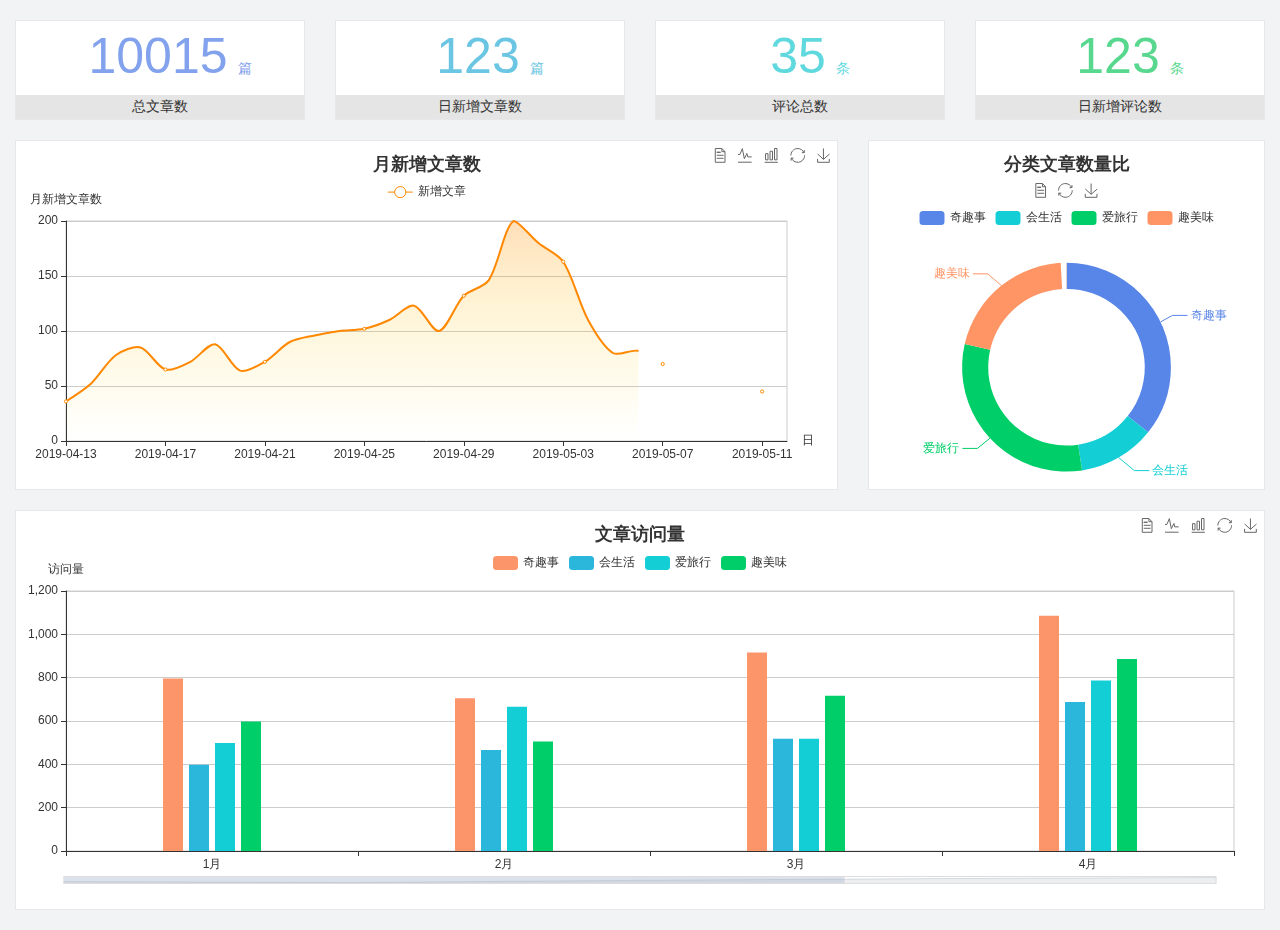
<file: home/dashboard.html>
<!DOCTYPE html>
<html lang="en">

<head>
  <meta charset="UTF-8">
  <meta name="viewport" content="width=device-width, initial-scale=1.0">
  <meta http-equiv="X-UA-Compatible" content="ie=edge">
  <title>图表统计</title>
  <link rel="stylesheet" href="../../assets/lib/bootstrap.css" />
  <link rel="stylesheet" href="../../assets/lib/main.css" />
  <script src="../../assets/lib/jquery.js"></script>
  <script type="text/javascript" src="../../assets/lib/echarts.min.js"></script>
</head>

<body>
  <div class="container-fluid">
    <div class="row spannel_list">
      <div class="col-sm-3 col-xs-6">
        <div class="spannel">
          <em>10015</em><span>篇</span>
          <b>总文章数</b>
        </div>
      </div>
      <div class="col-sm-3 col-xs-6">
        <div class="spannel scolor01">
          <em>123</em><span>篇</span>
          <b>日新增文章数</b>
        </div>
      </div>
      <div class="col-sm-3 col-xs-6">
        <div class="spannel scolor02">
          <em>35</em><span>条</span>
          <b>评论总数</b>
        </div>
      </div>
      <div class="col-sm-3 col-xs-6">
        <div class="spannel scolor03">
          <em>123</em><span>条</span>
          <b>日新增评论数</b>
        </div>
      </div>
    </div>
  </div>

  <div class="container-fluid">
    <div class="row curve-pie">
      <div class="col-lg-8 col-md-8">
        <div class="gragh_pannel" id="curve_show"></div>
      </div>
      <div class="col-lg-4 col-md-4">
        <div class="gragh_pannel" id="pie_show"></div>
      </div>
    </div>
  </div>

  <div class="container-fluid">
    <div class="column_pannel" id="column_show"></div>
  </div>

  <script>
    var oChart = echarts.init(document.getElementById('curve_show'));
    var aList_all = [
      { 'count': 36, 'date': '2019-04-13' },
      { 'count': 52, 'date': '2019-04-14' },
      { 'count': 78, 'date': '2019-04-15' },
      { 'count': 85, 'date': '2019-04-16' },
      { 'count': 65, 'date': '2019-04-17' },
      { 'count': 72, 'date': '2019-04-18' },
      { 'count': 88, 'date': '2019-04-19' },
      { 'count': 64, 'date': '2019-04-20' },
      { 'count': 72, 'date': '2019-04-21' },
      { 'count': 90, 'date': '2019-04-22' },
      { 'count': 96, 'date': '2019-04-23' },
      { 'count': 100, 'date': '2019-04-24' },
      { 'count': 102, 'date': '2019-04-25' },
      { 'count': 110, 'date': '2019-04-26' },
      { 'count': 123, 'date': '2019-04-27' },
      { 'count': 100, 'date': '2019-04-28' },
      { 'count': 132, 'date': '2019-04-29' },
      { 'count': 146, 'date': '2019-04-30' },
      { 'count': 200, 'date': '2019-05-01' },
      { 'count': 180, 'date': '2019-05-02' },
      { 'count': 163, 'date': '2019-05-03' },
      { 'count': 110, 'date': '2019-05-04' },
      { 'count': 80, 'date': '2019-05-05' },
      { 'count': 82, 'date': '2019-05-06' },
      { 'count': 70, 'date': '2019-05-07' },
      { 'count': 65, 'date': '2019-05-08' },
      { 'count': 54, 'date': '2019-05-09' },
      { 'count': 40, 'date': '2019-05-10' },
      { 'count': 45, 'date': '2019-05-11' },
      { 'count': 38, 'date': '2019-05-12' },
    ];

    let aCount = [];
    let aDate = [];

    for (var i = 0; i < aList_all.length; i++) {
      aCount.push(aList_all[i].count);
      aDate.push(aList_all[i].date);
    }

    var chartopt = {
      title: {
        text: '月新增文章数',
        left: 'center',
        top: '10'
      },
      tooltip: {
        trigger: 'axis'
      },
      legend: {
        data: ['新增文章'],
        top: '40'
      },
      toolbox: {
        show: true,
        feature: {
          mark: { show: true },
          dataView: { show: true, readOnly: false },
          magicType: { show: true, type: ['line', 'bar'] },
          restore: { show: true },
          saveAsImage: { show: true }
        }
      },
      calculable: true,
      xAxis: [
        {
          name: '日',
          type: 'category',
          boundaryGap: false,
          data: aDate
        }
      ],
      yAxis: [
        {
          name: '月新增文章数',
          type: 'value'
        }
      ],
      series: [
        {
          name: '新增文章',
          type: 'line',
          smooth: true,
          itemStyle: { normal: { areaStyle: { type: 'default' }, color: '#f80' }, lineStyle: { color: '#f80' } },
          data: aCount
        }],
      areaStyle: {
        normal: {
          color: new echarts.graphic.LinearGradient(0, 0, 0, 1, [{
            offset: 0,
            color: 'rgba(255,136,0,0.39)'
          }, {
            offset: .34,
            color: 'rgba(255,180,0,0.25)'
          }, {
            offset: 1,
            color: 'rgba(255,222,0,0.00)'
          }])

        }
      },
      grid: {
        show: true,
        x: 50,
        x2: 50,
        y: 80,
        height: 220
      }
    };

    oChart.setOption(chartopt);


    var oPie = echarts.init(document.getElementById('pie_show'));
    var oPieopt =
    {
      title: {
        top: 10,
        text: '分类文章数量比',
        x: 'center'
      },
      tooltip: {
        trigger: 'item',
        formatter: "{a} <br/>{b} : {c} ({d}%)"
      },
      color: ['#5885e8', '#13cfd5', '#00ce68', '#ff9565'],
      legend: {
        x: 'center',
        top: 65,
        data: ['奇趣事', '会生活', '爱旅行', '趣美味']
      },
      toolbox: {
        show: true,
        x: 'center',
        top: 35,
        feature: {
          mark: { show: true },
          dataView: { show: true, readOnly: false },
          magicType: {
            show: true,
            type: ['pie', 'funnel'],
            option: {
              funnel: {
                x: '25%',
                width: '50%',
                funnelAlign: 'left',
                max: 1548
              }
            }
          },
          restore: { show: true },
          saveAsImage: { show: true }
        }
      },
      calculable: true,
      series: [
        {
          name: '访问来源',
          type: 'pie',
          radius: ['45%', '60%'],
          center: ['50%', '65%'],
          data: [
            { value: 300, name: '奇趣事' },
            { value: 100, name: '会生活' },
            { value: 260, name: '爱旅行' },
            { value: 180, name: '趣美味' }
          ]
        }
      ]
    };
    oPie.setOption(oPieopt);



    var oColumn = this.echarts.init(document.getElementById('column_show'));
    var oColumnopt =
    {
      title: {
        text: '文章访问量',
        left: 'center',
        top: '10'
      },
      tooltip: {
        trigger: 'axis'
      },
      legend: {
        data: ['奇趣事', '会生活', '爱旅行', '趣美味'],
        top: '40'
      },
      toolbox: {
        show: true,
        feature: {
          mark: { show: true },
          dataView: { show: true, readOnly: false },
          magicType: { show: true, type: ['line', 'bar'] },
          restore: { show: true },
          saveAsImage: { show: true }
        }
      },
      calculable: true,
      xAxis: [
        {
          type: 'category',
          data: ['1月', '2月', '3月', '4月', '5月']
        }
      ],
      yAxis: [
        {
          name: '访问量',
          type: 'value'
        }
      ],
      series: [
        {
          name: '奇趣事',
          type: 'bar',
          barWidth: 20,
          itemStyle: {
            normal: { areaStyle: { type: 'default' }, color: '#fd956a' }
          },
          data: [800, 708, 920, 1090, 1200]
        },
        {
          name: '会生活',
          type: 'bar',
          barWidth: 20,
          itemStyle: {
            normal: { areaStyle: { type: 'default' }, color: '#2bb6db' }
          },
          data: [400, 468, 520, 690, 800]
        },
        {
          name: '爱旅行',
          type: 'bar',
          barWidth: 20,
          itemStyle: {
            normal: { areaStyle: { type: 'default' }, color: '#13cfd5' }
          },
          data: [500, 668, 520, 790, 900]
        },
        {
          name: '趣美味',
          type: 'bar',
          barWidth: 20,
          itemStyle: {
            normal: { areaStyle: { type: 'default' }, color: '#00ce68' }
          },
          data: [600, 508, 720, 890, 1000]
        }
      ],
      grid: {
        show: true,
        x: 50,
        x2: 30,
        y: 80,
        height: 260
      },
      dataZoom: [//给x轴设置滚动条
        {
          start: 0,//默认为0
          end: 100 - 1000 / 31,//默认为100
          type: 'slider',
          show: true,
          xAxisIndex: [0],
          handleSize: 0,//滑动条的 左右2个滑动条的大小
          height: 8,//组件高度
          left: 45, //左边的距离
          right: 50,//右边的距离
          bottom: 26,//右边的距离
          handleColor: '#ddd',//h滑动图标的颜色
          handleStyle: {
            borderColor: "#cacaca",
            borderWidth: "1",
            shadowBlur: 2,
            background: "#ddd",
            shadowColor: "#ddd",
          }
        }]
    };
    oColumn.setOption(oColumnopt);
  </script>
</body>

</html>
</file>
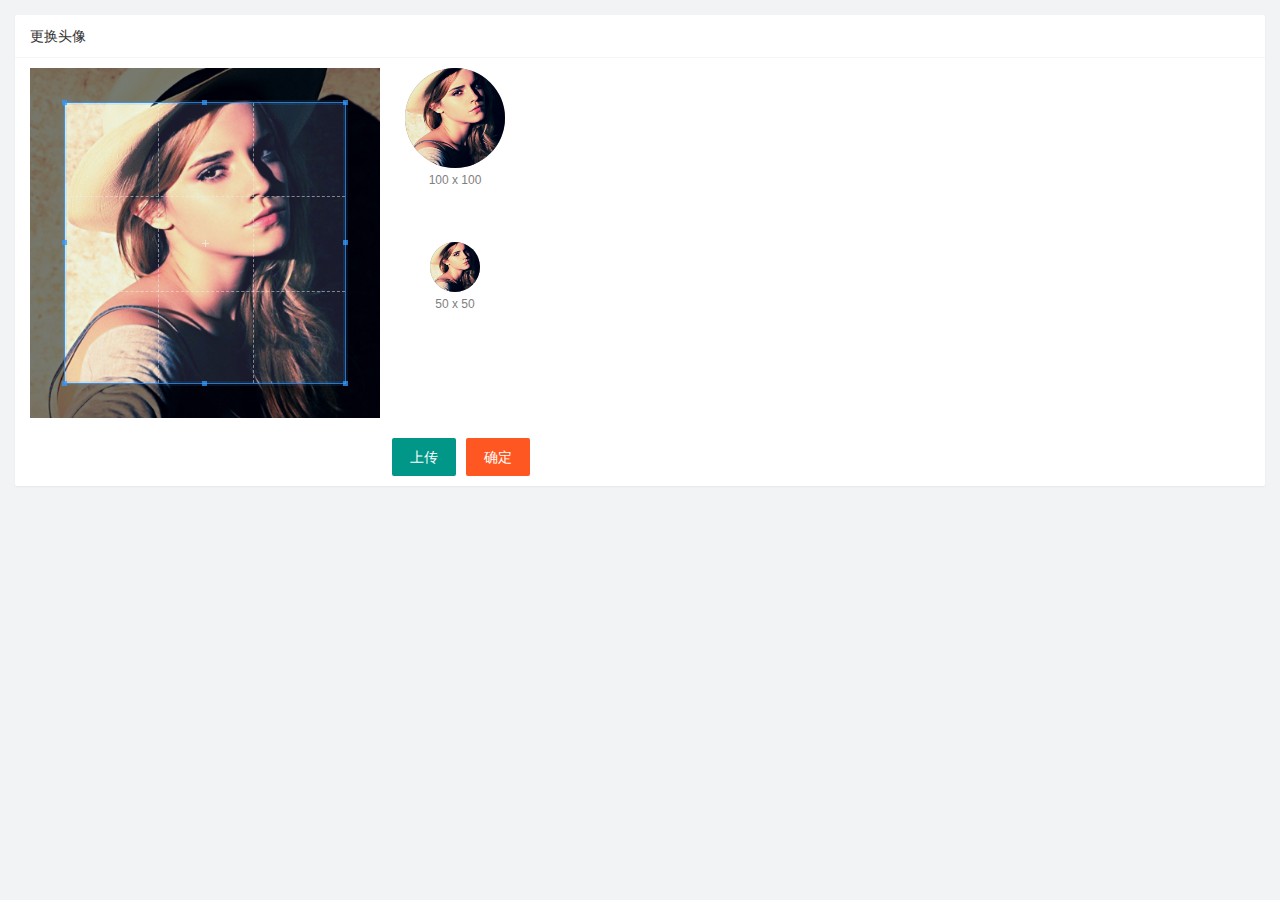
<file: user/user_avatar.html>
<!DOCTYPE html>
<html lang="en">
    <head>
        <meta charset="UTF-8" />
        <meta http-equiv="X-UA-Compatible" content="IE=edge" />
        <meta name="viewport" content="width=device-width, initial-scale=1.0" />
        <title>Document</title>
        <link rel="stylesheet" href="/assets/lib/layui/css/layui.css" />
        <link rel="stylesheet" href="/assets/lib/cropper/cropper.css" />
        <link rel="stylesheet" href="/assets/css/user/user_avatar.css" />
    </head>
    <body>
        <div class="layui-card">
            <div class="layui-card-header">更换头像</div>
            <div class="layui-card-body">
                <!-- 第一行的图片裁剪和预览区域 -->
                <div class="row1">
                    <!-- 图片裁剪区域 -->
                    <div class="cropper-box">
                        <!-- 这个 img 标签很重要，将来会把它初始化为裁剪区域 -->
                        <img id="image" src="/assets/images/sample.jpg" />
                    </div>

                    <!-- 图片的预览区域 -->
                    <div class="preview-box">
                        <div>
                            <!-- 宽高为 100px 的预览区域 -->
                            <div class="img-preview w100"></div>
                            <p class="size">100 x 100</p>
                        </div>
                        <div>
                            <!-- 宽高为 50px 的预览区域 -->
                            <div class="img-preview w50"></div>
                            <p class="size">50 x 50</p>
                        </div>
                    </div>
                </div>
                <input type="file" id="file" accept="image/png,image/jpeg" />
                <!-- 第二行的按钮区域 -->
                <div class="row2">
                    <button type="button" class="layui-btn" id="btnChooseImage">上传</button>
                    <button type="button" class="layui-btn layui-btn-danger">
                        确定
                    </button>
                </div>
            </div>
        </div>

        <script src="/assets/lib/layui/layui.all.js"></script>
        <script src="/assets/lib/jquery.js"></script>
        <script src="/assets/lib/cropper/Cropper.js"></script>
        <script src="/assets/lib/cropper/jquery-cropper.js"></script>
        <script src="/assets/js/baseAPI.js"></script>
        <script src="/assets/js/user/user_avatar.js"></script>
    </body>
</html>
</file>
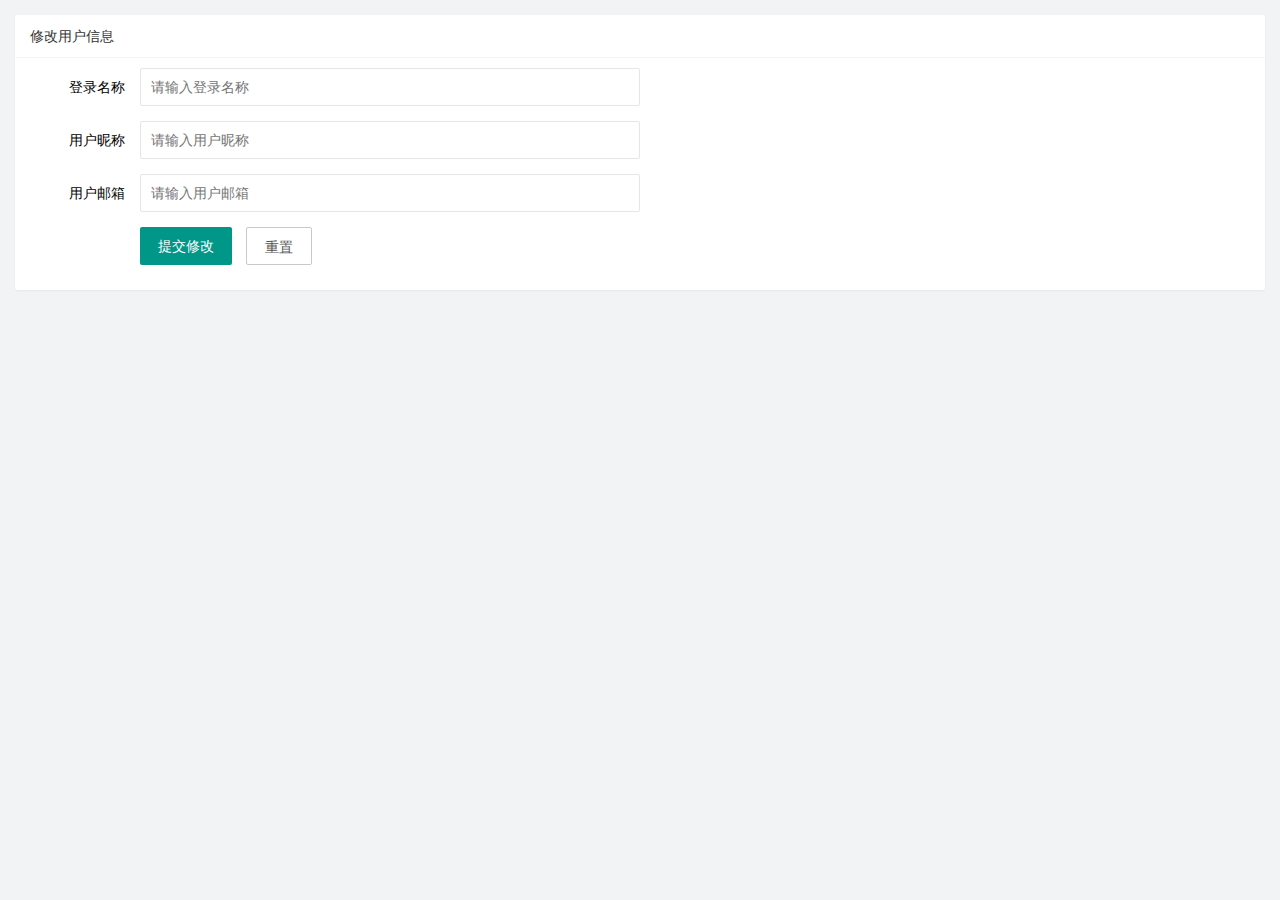
<file: user/user_info.html>
<!DOCTYPE html>
<html lang="en">
    <head>
        <meta charset="UTF-8" />
        <meta http-equiv="X-UA-Compatible" content="IE=edge" />
        <meta name="viewport" content="width=device-width, initial-scale=1.0" />
        <title>Document</title>
        <link rel="stylesheet" href="/assets/lib/layui/css/layui.css" />
        <link rel="stylesheet" href="/assets/css/user/user_info.css" />
    </head>
    <body>
        <div class="layui-card">
            <div class="layui-card-header">修改用户信息</div>
            <div class="layui-card-body">
                <!-- form 表单 -->
                <form class="layui-form" lay-filter="formUserInfo">
                    <div class="layui-form-item">
                        <label class="layui-form-label">登录名称</label>
                        <div class="layui-input-block">
                            <input
                                type="text"
                                name="username"
                                required
                                readonly
                                lay-verify="required"
                                placeholder="请输入登录名称"
                                autocomplete="off"
                                class="layui-input"
                            />
                        </div>
                    </div>
                    <!-- 隐藏域 -->
                    <input type="hidden" name="id">
                    <div class="layui-form-item">
                        <label class="layui-form-label">用户昵称</label>
                        <div class="layui-input-block">
                            <input
                                type="text"
                                name="nickname"
                                required
                                lay-verify="required|nickname"
                                placeholder="请输入用户昵称"
                                autocomplete="off"
                                class="layui-input"
                            />
                        </div>
                    </div>
                    <div class="layui-form-item">
                        <label class="layui-form-label">用户邮箱</label>
                        <div class="layui-input-block">
                            <input
                                type="text"
                                name="email"
                                required
                                lay-verify="required|email"
                                placeholder="请输入用户邮箱"
                                autocomplete="off"
                                class="layui-input"
                            />
                        </div>
                    </div>
                    <div class="layui-form-item">
                        <div class="layui-input-block">
                            <button
                                class="layui-btn"
                                lay-submit
                                lay-filter="formDemo"
                            >
                                提交修改
                            </button>
                            <button
                                type="reset"
                                class="layui-btn layui-btn-primary"
                                id="btnReset"
                            >
                                重置
                            </button>
                        </div>
                    </div>
                </form>
            </div>
        </div>

        <script src="/assets/lib/layui/layui.all.js"></script>
        <script src="/assets/lib/jquery.js"></script>
        <script src="/assets/js/baseAPI.js"></script>
        <script src="/assets/js/user/user_info.js"></script>
    </body>
</html>
</file>
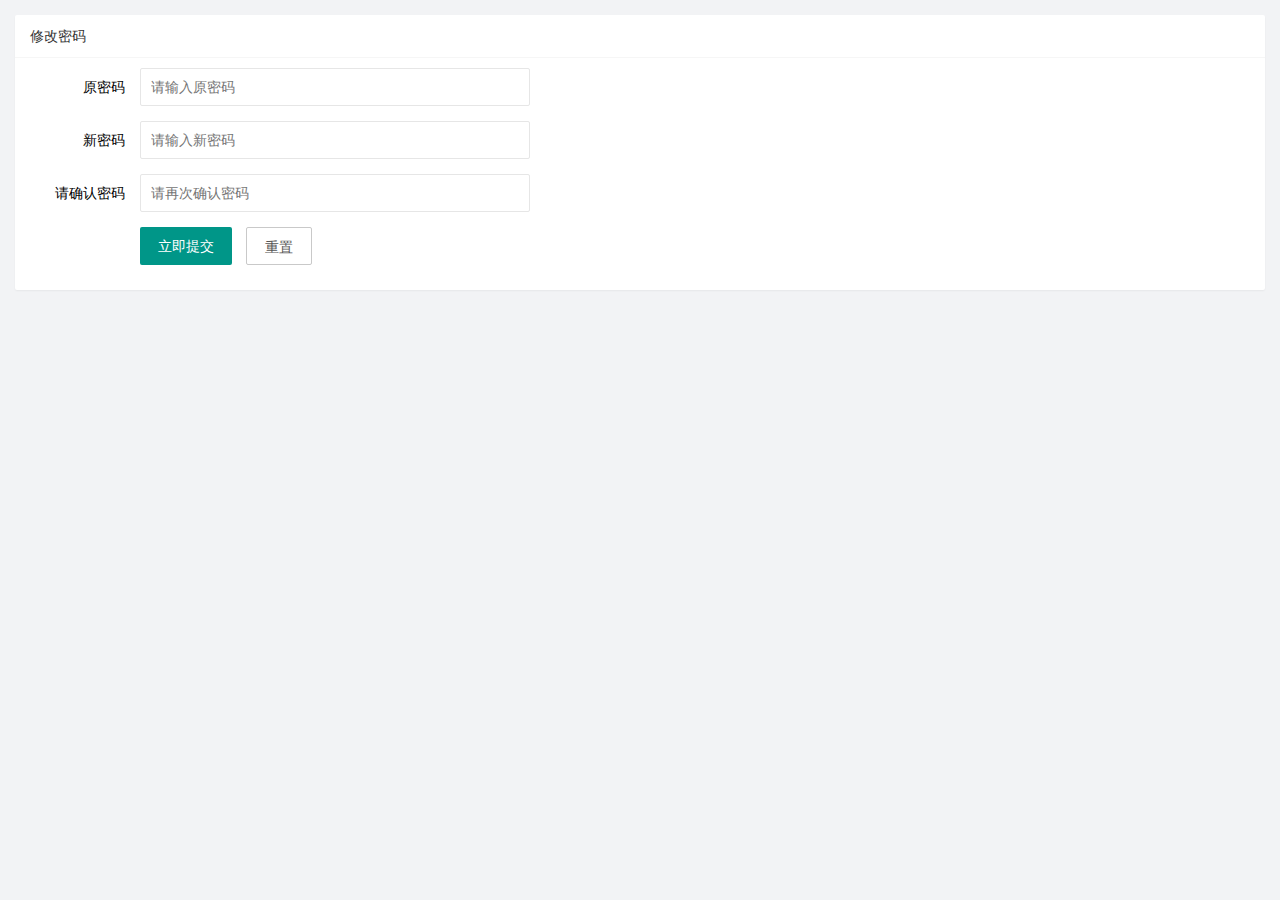
<file: user/user_pwd.html>
<!DOCTYPE html>
<html lang="en">
    <head>
        <meta charset="UTF-8" />
        <meta http-equiv="X-UA-Compatible" content="IE=edge" />
        <meta name="viewport" content="width=device-width, initial-scale=1.0" />
        <title>Document</title>
        <link rel="stylesheet" href="/assets/lib/layui/css/layui.css" />
        <link rel="stylesheet" href="/assets/css/user/user_pwd.css" />
    </head>
    <body>
        <div class="layui-card">
            <div class="layui-card-header">修改密码</div>
            <div class="layui-card-body">
                <form class="layui-form">
                    <div class="layui-form-item">
                        <label class="layui-form-label">原密码</label>
                        <div class="layui-input-block">
                            <input
                                type="password"
                                name="oldPwd"
                                required
                                lay-verify="required|pwd"
                                placeholder="请输入原密码"
                                autocomplete="off"
                                class="layui-input"
                            />
                        </div>
                    </div>
                    <div class="layui-form-item">
                        <label class="layui-form-label">新密码</label>
                        <div class="layui-input-block">
                            <input
                                type="password"
                                name="newPwd"
                                required
                                lay-verify="required|samePwd|pwd"
                                placeholder="请输入新密码"
                                autocomplete="off"
                                class="layui-input"
                            />
                        </div>
                    </div>
                    <div class="layui-form-item">
                        <label class="layui-form-label">请确认密码</label>
                        <div class="layui-input-block">
                            <input
                                type="password"
                                name="rePwd"
                                required
                                lay-verify="required|pwd|rePwd"
                                placeholder="请再次确认密码"
                                autocomplete="off"
                                class="layui-input"
                            />
                        </div>
                    </div>
                    <div class="layui-form-item">
                        <div class="layui-input-block">
                            <button
                                class="layui-btn"
                                lay-submit
                                lay-filter="formDemo"
                            >
                                立即提交
                            </button>
                            <button
                                type="reset"
                                class="layui-btn layui-btn-primary"
                            >
                                重置
                            </button>
                        </div>
                    </div>
                </form>
            </div>
        </div>
        <!-- 导入 layui 的 js -->
        <script src="/assets/lib/layui/layui.all.js"></script>
        <!-- 导入 jQuery -->
        <script src="/assets/lib/jquery.js"></script>
        <!-- 导入 baseAPI -->
        <script src="/assets/js/baseAPI.js"></script>
        <!-- 导入自己的 js -->
        <script src="/assets/js/user/user_pwd.js"></script>
    </body>
</html>
</file>
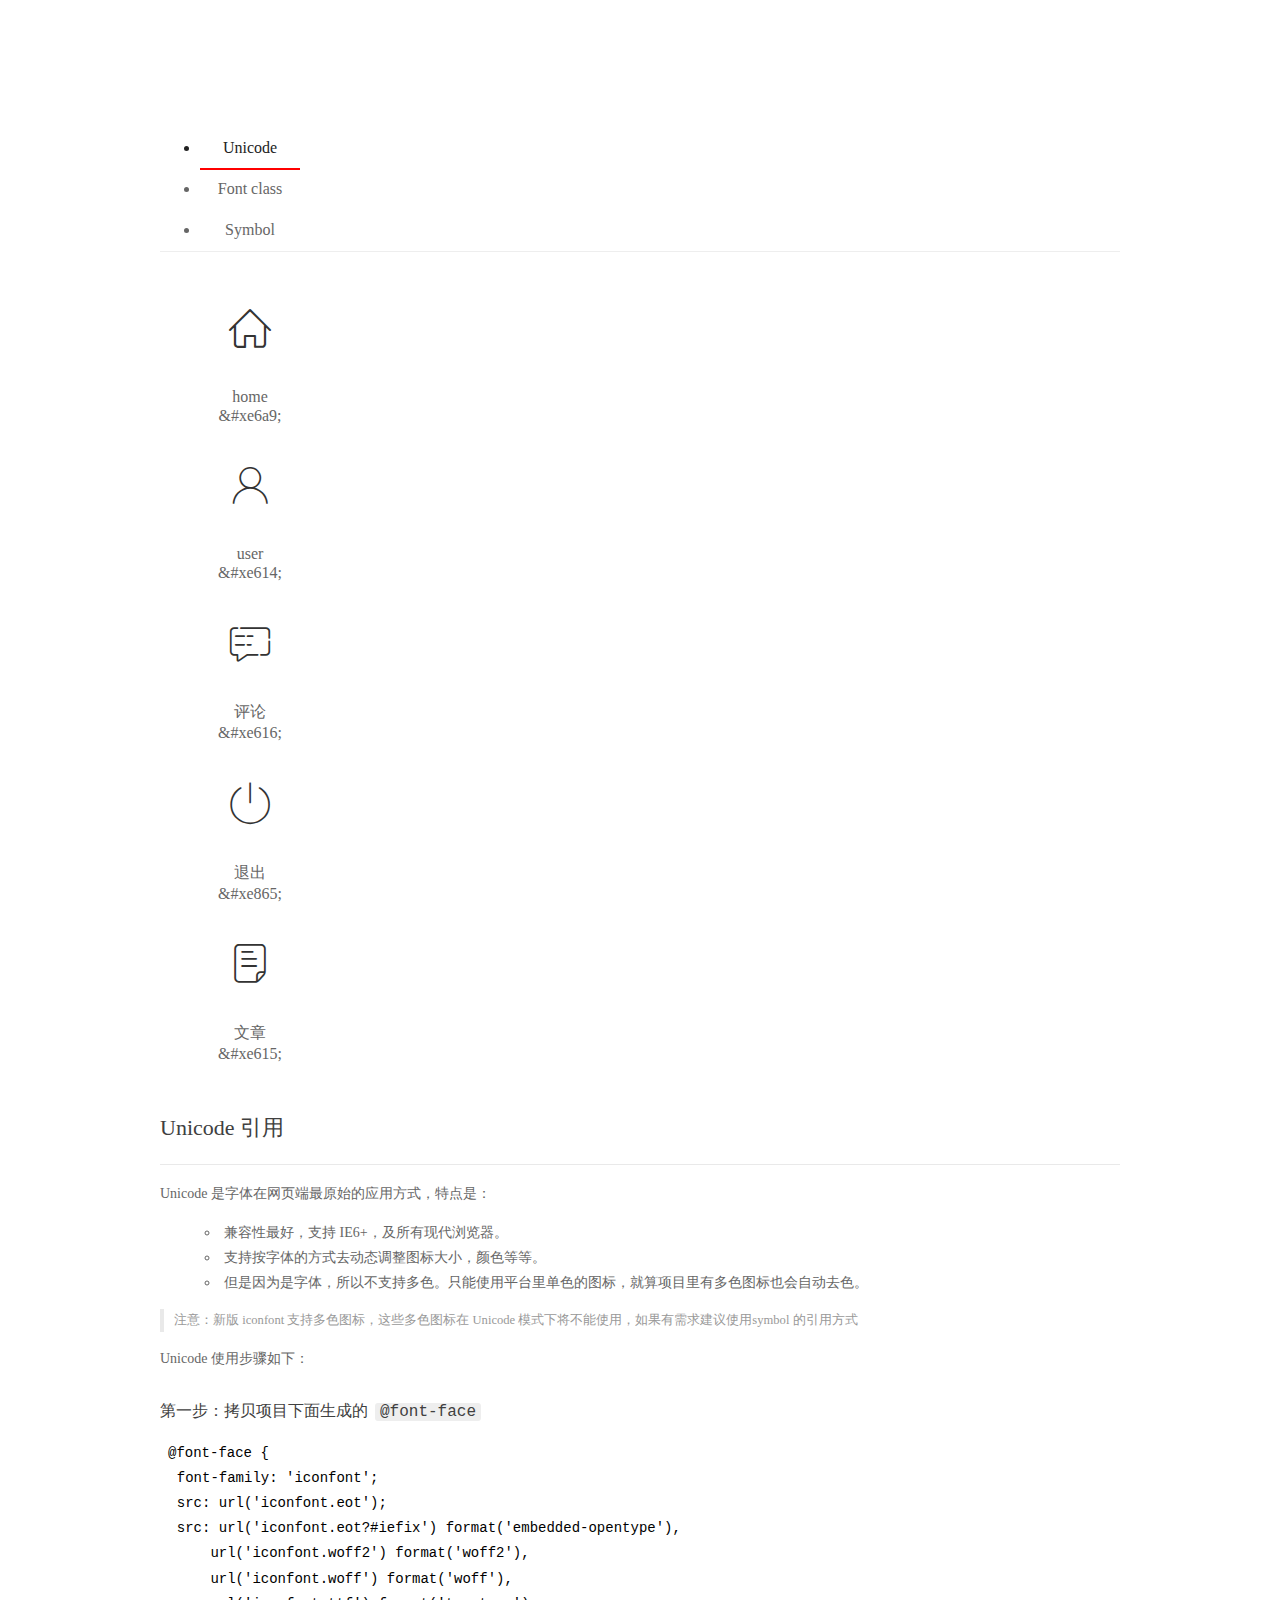
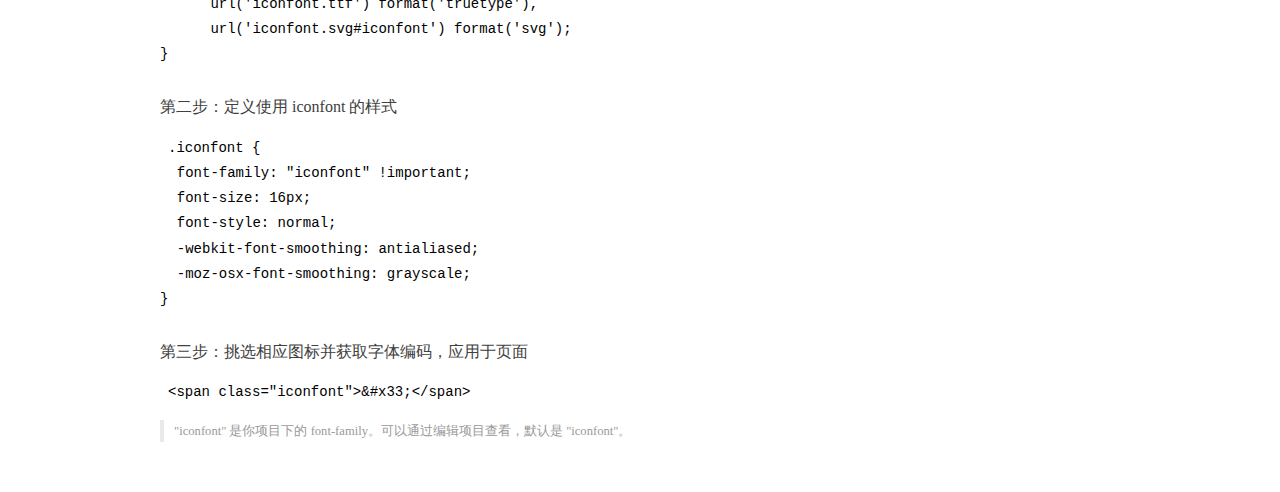
<file: assets/fonts/demo_index.html>
<!DOCTYPE html>
<html>
<head>
  <meta charset="utf-8"/>
  <title>IconFont Demo</title>
  <link rel="shortcut icon" href="https://gtms04.alicdn.com/tps/i4/TB1_oz6GVXXXXaFXpXXJDFnIXXX-64-64.ico" type="image/x-icon"/>
  <link rel="stylesheet" href="https://g.alicdn.com/thx/cube/1.3.2/cube.min.css">
  <link rel="stylesheet" href="demo.css">
  <link rel="stylesheet" href="iconfont.css">
  <script src="iconfont.js"></script>
  <!-- jQuery -->
  <script src="https://a1.alicdn.com/oss/uploads/2018/12/26/7bfddb60-08e8-11e9-9b04-53e73bb6408b.js"></script>
  <!-- 代码高亮 -->
  <script src="https://a1.alicdn.com/oss/uploads/2018/12/26/a3f714d0-08e6-11e9-8a15-ebf944d7534c.js"></script>
</head>
<body>
  <div class="main">
    <h1 class="logo"><a href="https://www.iconfont.cn/" title="iconfont 首页" target="_blank">&#xe86b;</a></h1>
    <div class="nav-tabs">
      <ul id="tabs" class="dib-box">
        <li class="dib active"><span>Unicode</span></li>
        <li class="dib"><span>Font class</span></li>
        <li class="dib"><span>Symbol</span></li>
      </ul>
      
    </div>
    <div class="tab-container">
      <div class="content unicode" style="display: block;">
          <ul class="icon_lists dib-box">
          
            <li class="dib">
              <span class="icon iconfont">&#xe6a9;</span>
                <div class="name">home</div>
                <div class="code-name">&amp;#xe6a9;</div>
              </li>
          
            <li class="dib">
              <span class="icon iconfont">&#xe614;</span>
                <div class="name">user</div>
                <div class="code-name">&amp;#xe614;</div>
              </li>
          
            <li class="dib">
              <span class="icon iconfont">&#xe616;</span>
                <div class="name">评论</div>
                <div class="code-name">&amp;#xe616;</div>
              </li>
          
            <li class="dib">
              <span class="icon iconfont">&#xe865;</span>
                <div class="name">退出</div>
                <div class="code-name">&amp;#xe865;</div>
              </li>
          
            <li class="dib">
              <span class="icon iconfont">&#xe615;</span>
                <div class="name">文章</div>
                <div class="code-name">&amp;#xe615;</div>
              </li>
          
          </ul>
          <div class="article markdown">
          <h2 id="unicode-">Unicode 引用</h2>
          <hr>

          <p>Unicode 是字体在网页端最原始的应用方式，特点是：</p>
          <ul>
            <li>兼容性最好，支持 IE6+，及所有现代浏览器。</li>
            <li>支持按字体的方式去动态调整图标大小，颜色等等。</li>
            <li>但是因为是字体，所以不支持多色。只能使用平台里单色的图标，就算项目里有多色图标也会自动去色。</li>
          </ul>
          <blockquote>
            <p>注意：新版 iconfont 支持多色图标，这些多色图标在 Unicode 模式下将不能使用，如果有需求建议使用symbol 的引用方式</p>
          </blockquote>
          <p>Unicode 使用步骤如下：</p>
          <h3 id="-font-face">第一步：拷贝项目下面生成的 <code>@font-face</code></h3>
<pre><code class="language-css"
>@font-face {
  font-family: 'iconfont';
  src: url('iconfont.eot');
  src: url('iconfont.eot?#iefix') format('embedded-opentype'),
      url('iconfont.woff2') format('woff2'),
      url('iconfont.woff') format('woff'),
      url('iconfont.ttf') format('truetype'),
      url('iconfont.svg#iconfont') format('svg');
}
</code></pre>
          <h3 id="-iconfont-">第二步：定义使用 iconfont 的样式</h3>
<pre><code class="language-css"
>.iconfont {
  font-family: "iconfont" !important;
  font-size: 16px;
  font-style: normal;
  -webkit-font-smoothing: antialiased;
  -moz-osx-font-smoothing: grayscale;
}
</code></pre>
          <h3 id="-">第三步：挑选相应图标并获取字体编码，应用于页面</h3>
<pre>
<code class="language-html"
>&lt;span class="iconfont"&gt;&amp;#x33;&lt;/span&gt;
</code></pre>
          <blockquote>
            <p>"iconfont" 是你项目下的 font-family。可以通过编辑项目查看，默认是 "iconfont"。</p>
          </blockquote>
          </div>
      </div>
      <div class="content font-class">
        <ul class="icon_lists dib-box">
          
          <li class="dib">
            <span class="icon iconfont icon-home"></span>
            <div class="name">
              home
            </div>
            <div class="code-name">.icon-home
            </div>
          </li>
          
          <li class="dib">
            <span class="icon iconfont icon-user"></span>
            <div class="name">
              user
            </div>
            <div class="code-name">.icon-user
            </div>
          </li>
          
          <li class="dib">
            <span class="icon iconfont icon-pinglun"></span>
            <div class="name">
              评论
            </div>
            <div class="code-name">.icon-pinglun
            </div>
          </li>
          
          <li class="dib">
            <span class="icon iconfont icon-tuichu"></span>
            <div class="name">
              退出
            </div>
            <div class="code-name">.icon-tuichu
            </div>
          </li>
          
          <li class="dib">
            <span class="icon iconfont icon-16"></span>
            <div class="name">
              文章
            </div>
            <div class="code-name">.icon-16
            </div>
          </li>
          
        </ul>
        <div class="article markdown">
        <h2 id="font-class-">font-class 引用</h2>
        <hr>

        <p>font-class 是 Unicode 使用方式的一种变种，主要是解决 Unicode 书写不直观，语意不明确的问题。</p>
        <p>与 Unicode 使用方式相比，具有如下特点：</p>
        <ul>
          <li>兼容性良好，支持 IE8+，及所有现代浏览器。</li>
          <li>相比于 Unicode 语意明确，书写更直观。可以很容易分辨这个 icon 是什么。</li>
          <li>因为使用 class 来定义图标，所以当要替换图标时，只需要修改 class 里面的 Unicode 引用。</li>
          <li>不过因为本质上还是使用的字体，所以多色图标还是不支持的。</li>
        </ul>
        <p>使用步骤如下：</p>
        <h3 id="-fontclass-">第一步：引入项目下面生成的 fontclass 代码：</h3>
<pre><code class="language-html">&lt;link rel="stylesheet" href="./iconfont.css"&gt;
</code></pre>
        <h3 id="-">第二步：挑选相应图标并获取类名，应用于页面：</h3>
<pre><code class="language-html">&lt;span class="iconfont icon-xxx"&gt;&lt;/span&gt;
</code></pre>
        <blockquote>
          <p>"
            iconfont" 是你项目下的 font-family。可以通过编辑项目查看，默认是 "iconfont"。</p>
        </blockquote>
      </div>
      </div>
      <div class="content symbol">
          <ul class="icon_lists dib-box">
          
            <li class="dib">
                <svg class="icon svg-icon" aria-hidden="true">
                  <use xlink:href="#icon-home"></use>
                </svg>
                <div class="name">home</div>
                <div class="code-name">#icon-home</div>
            </li>
          
            <li class="dib">
                <svg class="icon svg-icon" aria-hidden="true">
                  <use xlink:href="#icon-user"></use>
                </svg>
                <div class="name">user</div>
                <div class="code-name">#icon-user</div>
            </li>
          
            <li class="dib">
                <svg class="icon svg-icon" aria-hidden="true">
                  <use xlink:href="#icon-pinglun"></use>
                </svg>
                <div class="name">评论</div>
                <div class="code-name">#icon-pinglun</div>
            </li>
          
            <li class="dib">
                <svg class="icon svg-icon" aria-hidden="true">
                  <use xlink:href="#icon-tuichu"></use>
                </svg>
                <div class="name">退出</div>
                <div class="code-name">#icon-tuichu</div>
            </li>
          
            <li class="dib">
                <svg class="icon svg-icon" aria-hidden="true">
                  <use xlink:href="#icon-16"></use>
                </svg>
                <div class="name">文章</div>
                <div class="code-name">#icon-16</div>
            </li>
          
          </ul>
          <div class="article markdown">
          <h2 id="symbol-">Symbol 引用</h2>
          <hr>

          <p>这是一种全新的使用方式，应该说这才是未来的主流，也是平台目前推荐的用法。相关介绍可以参考这篇<a href="">文章</a>
            这种用法其实是做了一个 SVG 的集合，与另外两种相比具有如下特点：</p>
          <ul>
            <li>支持多色图标了，不再受单色限制。</li>
            <li>通过一些技巧，支持像字体那样，通过 <code>font-size</code>, <code>color</code> 来调整样式。</li>
            <li>兼容性较差，支持 IE9+，及现代浏览器。</li>
            <li>浏览器渲染 SVG 的性能一般，还不如 png。</li>
          </ul>
          <p>使用步骤如下：</p>
          <h3 id="-symbol-">第一步：引入项目下面生成的 symbol 代码：</h3>
<pre><code class="language-html">&lt;script src="./iconfont.js"&gt;&lt;/script&gt;
</code></pre>
          <h3 id="-css-">第二步：加入通用 CSS 代码（引入一次就行）：</h3>
<pre><code class="language-html">&lt;style&gt;
.icon {
  width: 1em;
  height: 1em;
  vertical-align: -0.15em;
  fill: currentColor;
  overflow: hidden;
}
&lt;/style&gt;
</code></pre>
          <h3 id="-">第三步：挑选相应图标并获取类名，应用于页面：</h3>
<pre><code class="language-html">&lt;svg class="icon" aria-hidden="true"&gt;
  &lt;use xlink:href="#icon-xxx"&gt;&lt;/use&gt;
&lt;/svg&gt;
</code></pre>
          </div>
      </div>

    </div>
  </div>
  <script>
  $(document).ready(function () {
      $('.tab-container .content:first').show()

      $('#tabs li').click(function (e) {
        var tabContent = $('.tab-container .content')
        var index = $(this).index()

        if ($(this).hasClass('active')) {
          return
        } else {
          $('#tabs li').removeClass('active')
          $(this).addClass('active')

          tabContent.hide().eq(index).fadeIn()
        }
      })
    })
  </script>
</body>
</html>
</file>
<file: assets/lib/main.css>
body{
    font-family:'MicroSoft YaHei';
    background-color: #f2f3f5;
}
.main_wrap{
    position:fixed;
    width:100%;
    height:100%;
    left:0px;
    top:0px;
    background:url('../images/login_bg.jpg'); 
    background-size:100% 100%; 
  }
.header{
    width:1200px;
    overflow: hidden;
    margin:20px auto 0;
}
.heade .logo{
    float: left;
}
.header .copyright{
    float:right;
    font-size:12px;
    color:#fff;
    text-align:right;
    line-height:20px;
    margin-top:10px;
}
.login_form_con{
    position:absolute;
    left:50%;
    top:50%;
    margin-left:-200px;
    margin-top:-155px;
    width:400px;
    height:310px;
    background-color: #edeff0;
}

.login_form{
    position: relative;
}

.login_form .icon-user{
    position:absolute;
    font-size:16px;
    color:#999;
    left:46px;
    top:12px;
}
.login_form .icon-key{
    position:absolute;
    font-size:18px;
    color:#999;
    left:46px;
    top:78px;
}
.login_title{
    height:60px;
    background:url('../images/login_title.png') center center no-repeat #fff;
}
.input_txt,.input_pass,.input_sub{
    display:block;
    width:334px;
    height:37px;
    padding:0px;
    text-indent:40px;
    border:1px solid #ddd;
    margin:27px auto 0;
    outline:none;
}
.input_sub{
    margin-top:40px;
    height:42px;
    background-color: #19b9e7;
    text-indent:0px;
    font-size:18px;
    color:#fff;
    cursor: pointer;
}
.input_sub:hover{
    background-color: #08a0cc;
}

.sider{
    position:fixed;
    left:0;
    top:0;
    bottom:0;
    width:210px;
    background-color: #323745;
}
.sider .logo{
    display:block;
    height:56px;
    background-color: #242732;
    overflow: hidden;
}
.sider .logo img{
    display:block;
    margin:6px auto 0;
}
.user_info{
    height:79px;
    border-bottom:1px solid #5a5e6b;
}

.user_info img{
    float: left;
    width:40px;
    height:40px;
    border-radius:20px;
    margin:19px 0 0 30px;
}
.user_info span{
    float: left;
    width:120px;
    font-size:12px;
    color:#fff;
    margin:23px 0 0 20px;
}
.user_info b{
    float: left;
    width: 120px;
    font-weight:normal;
    font-size:12px;
    color:#adafb5;
    margin:2px 0 0 20px;
}

.menu .level01{
    height:50px;
    line-height:50px;
}
.menu .level01 a{
    display:block;
    height:50px;
    font-size:12px;
    color:#adafb5;
    overflow: hidden;
}
.menu .level01.active a{
    background-color: #1378f0;
    color:#fff;
}
.menu .level01.active i{
    color:#fff;
}

.menu .level01 a:hover{
    background-color: #1378f0;
    color:#fff;
}
.menu .level01 a:hover i{
    color:#fff;
}
.menu .level01 i{
    color:#61646f;
    font-size:22px;
    float: left;
    margin-left:26px;
}
.menu .level01 span{
    float: left;
    margin-left:10px;
}
.menu .level01 b{
    float: right;
    margin-right:20px;
    font-weight:normal;
    transform:rotate(90deg);
    transition:all 500ms ease;
}

.menu .level01 .rotate0{
    transform:rotate(0deg);
}

.menu .level02{
    background: #242732;
    display:none;
}


.menu .level02 li{
    height:40px;
    line-height:40px;
}
.menu .level02 li a{
    display:block;
    height:40px;
    font-size:12px;
    color:#adafb5;
    overflow: hidden;
}

.menu .level02 li a:hover{
    background-color: #1378f0;
    color:#fff;
}

.menu .level02 li i{
    font-size:12px;
    float: left;
    margin-left:60px;
}
.menu .level02 li span{
    font-size:12px;
    float: left;
    margin-left:5px;
}

.menu .level02 .active a{
    color:#ffae00;
}

.header_bar{
    position:fixed;
    left:210px;
    right:0;
    top:0;
    height:56px;
    background-color: #fff;
}

.main{
    position:fixed;
    left:210px;
    top:56px;
    right:0;
    bottom:0;
    background-color: #f2f3f5;
}

.search_form{
    width:218px;
    height:33px;
    border:1px solid #ddd;
    background-color: #f2f3f5;
    border-radius:16px;
    float: left;
    margin:12px 0 0 27px;
}

.search_form input{
    padding:0px;
    margin:0px;
    border:0px;
    float: left;
    background-color: #f2f3f5;
    font-size:12px;
    width:175px;
    height:31px;
    margin-left:12px;
    outline:none;
   
}

.search_form .icon-search{
    line-height:33px;
    cursor: pointer;
    font-size:18px;
    color:#abaebb;
}
.user_center_link{
    float:right;

}
.user_center_link a{
    line-height:56px;
    font-size:12px;
    color:#999;
    margin-right:15px;
}
.user_center_link a:hover{
    color:#ffae00
}

.user_center_link img{
    width:42px;
    height:42px;
    border-radius:32px;
    margin-right:10px;
}

.spannel_list{
    margin-top:20px;
}

.spannel{
	height:100px;
	overflow:hidden;
	text-align:center;
    position:relative;
    background-color: #fff;
    border:1px solid #e7e7e9;
    margin-bottom:20px;
}

.spannel em{
    font-style:normal;
	font-size:50px;
	line-height:50px;
	display:inline-block;
	margin:10px 0 0 20px;
	font-family:'Arial';
	color:#83a2ed;
}

.spannel span{
	font-size:14px;
	display:inline-block;
	color:#83a2ed;
	margin-left:10px;
}

.spannel b{
	position:absolute;
	left:0;
	bottom:0;
	width:100%;
	line-height:24px;
	background:#e5e5e5;
	color:#333;
	font-size:14px;
	font-weight:normal;
}

.scolor01 em,.scolor01 span{
	color:#6ac6e2;
}

.scolor02 em,.scolor02 span{
	color:#5fd9de;
}

.scolor03 em,.scolor03 span{
	color:#58d88e;
}


.gragh_pannel{
    height:350px;
    border:1px solid #e7e7e9;
    background-color: #fff!important; 
    margin-bottom:20px;  
}

.column_pannel{
    margin-bottom:20px;
    height:400px;
    border:1px solid #e7e7e9;
    background-color: #fff!important;   
}

.common_title{
    line-height:42px;
    background-color: #fbfbfb;
    border:1px solid #e7e7e9;
    margin-top:20px;
    text-indent: 15px;
    font-size:14px;
    color:#333;
}

.common_con{
    border:1px solid #e7e7e9;
    border-top:0px;
    background-color: #fff;
    padding-bottom:20px;
    margin-bottom:20px;
}
.opt_btns{
    margin-top:20px;
}

.mp20{
    margin-top:20px;
}

.pagination{   
   margin:0;
}

.article_form{
    margin-top:20px;
}

.form-group{
    margin-bottom:25px;
}

.form-group label{
    font-weight:normal;
    color:#666;
}

.icon-icondate{
    line-height:16px;
}

.user_pic{
    width:100px;
    height:100px;
    margin-bottom:10px;
}

.article_cover{
    width:200px;
    height:200px;
    margin-bottom:10px;
}
</file>
<file: assets/lib/layui/css/layui.css>
/** layui-v2.5.5 MIT License By https://www.layui.com */
 .layui-inline,img{display:inline-block;vertical-align:middle}h1,h2,h3,h4,h5,h6{font-weight:400}.layui-edge,.layui-header,.layui-inline,.layui-main{position:relative}.layui-body,.layui-edge,.layui-elip{overflow:hidden}.layui-btn,.layui-edge,.layui-inline,img{vertical-align:middle}.layui-btn,.layui-disabled,.layui-icon,.layui-unselect{-moz-user-select:none;-webkit-user-select:none;-ms-user-select:none}.layui-elip,.layui-form-checkbox span,.layui-form-pane .layui-form-label{text-overflow:ellipsis;white-space:nowrap}.layui-breadcrumb,.layui-tree-btnGroup{visibility:hidden}blockquote,body,button,dd,div,dl,dt,form,h1,h2,h3,h4,h5,h6,input,li,ol,p,pre,td,textarea,th,ul{margin:0;padding:0;-webkit-tap-highlight-color:rgba(0,0,0,0)}a:active,a:hover{outline:0}img{border:none}li{list-style:none}table{border-collapse:collapse;border-spacing:0}h4,h5,h6{font-size:100%}button,input,optgroup,option,select,textarea{font-family:inherit;font-size:inherit;font-style:inherit;font-weight:inherit;outline:0}pre{white-space:pre-wrap;white-space:-moz-pre-wrap;white-space:-pre-wrap;white-space:-o-pre-wrap;word-wrap:break-word}body{line-height:24px;font:14px Helvetica Neue,Helvetica,PingFang SC,Tahoma,Arial,sans-serif}hr{height:1px;margin:10px 0;border:0;clear:both}a{color:#333;text-decoration:none}a:hover{color:#777}a cite{font-style:normal;*cursor:pointer}.layui-border-box,.layui-border-box *{box-sizing:border-box}.layui-box,.layui-box *{box-sizing:content-box}.layui-clear{clear:both;*zoom:1}.layui-clear:after{content:'\20';clear:both;*zoom:1;display:block;height:0}.layui-inline{*display:inline;*zoom:1}.layui-edge{display:inline-block;width:0;height:0;border-width:6px;border-style:dashed;border-color:transparent}.layui-edge-top{top:-4px;border-bottom-color:#999;border-bottom-style:solid}.layui-edge-right{border-left-color:#999;border-left-style:solid}.layui-edge-bottom{top:2px;border-top-color:#999;border-top-style:solid}.layui-edge-left{border-right-color:#999;border-right-style:solid}.layui-disabled,.layui-disabled:hover{color:#d2d2d2!important;cursor:not-allowed!important}.layui-circle{border-radius:100%}.layui-show{display:block!important}.layui-hide{display:none!important}@font-face{font-family:layui-icon;src:url(../font/iconfont.eot?v=250);src:url(../font/iconfont.eot?v=250#iefix) format('embedded-opentype'),url(../font/iconfont.woff2?v=250) format('woff2'),url(../font/iconfont.woff?v=250) format('woff'),url(../font/iconfont.ttf?v=250) format('truetype'),url(../font/iconfont.svg?v=250#layui-icon) format('svg')}.layui-icon{font-family:layui-icon!important;font-size:16px;font-style:normal;-webkit-font-smoothing:antialiased;-moz-osx-font-smoothing:grayscale}.layui-icon-reply-fill:before{content:"\e611"}.layui-icon-set-fill:before{content:"\e614"}.layui-icon-menu-fill:before{content:"\e60f"}.layui-icon-search:before{content:"\e615"}.layui-icon-share:before{content:"\e641"}.layui-icon-set-sm:before{content:"\e620"}.layui-icon-engine:before{content:"\e628"}.layui-icon-close:before{content:"\1006"}.layui-icon-close-fill:before{content:"\1007"}.layui-icon-chart-screen:before{content:"\e629"}.layui-icon-star:before{content:"\e600"}.layui-icon-circle-dot:before{content:"\e617"}.layui-icon-chat:before{content:"\e606"}.layui-icon-release:before{content:"\e609"}.layui-icon-list:before{content:"\e60a"}.layui-icon-chart:before{content:"\e62c"}.layui-icon-ok-circle:before{content:"\1005"}.layui-icon-layim-theme:before{content:"\e61b"}.layui-icon-table:before{content:"\e62d"}.layui-icon-right:before{content:"\e602"}.layui-icon-left:before{content:"\e603"}.layui-icon-cart-simple:before{content:"\e698"}.layui-icon-face-cry:before{content:"\e69c"}.layui-icon-face-smile:before{content:"\e6af"}.layui-icon-survey:before{content:"\e6b2"}.layui-icon-tree:before{content:"\e62e"}.layui-icon-upload-circle:before{content:"\e62f"}.layui-icon-add-circle:before{content:"\e61f"}.layui-icon-download-circle:before{content:"\e601"}.layui-icon-templeate-1:before{content:"\e630"}.layui-icon-util:before{content:"\e631"}.layui-icon-face-surprised:before{content:"\e664"}.layui-icon-edit:before{content:"\e642"}.layui-icon-speaker:before{content:"\e645"}.layui-icon-down:before{content:"\e61a"}.layui-icon-file:before{content:"\e621"}.layui-icon-layouts:before{content:"\e632"}.layui-icon-rate-half:before{content:"\e6c9"}.layui-icon-add-circle-fine:before{content:"\e608"}.layui-icon-prev-circle:before{content:"\e633"}.layui-icon-read:before{content:"\e705"}.layui-icon-404:before{content:"\e61c"}.layui-icon-carousel:before{content:"\e634"}.layui-icon-help:before{content:"\e607"}.layui-icon-code-circle:before{content:"\e635"}.layui-icon-water:before{content:"\e636"}.layui-icon-username:before{content:"\e66f"}.layui-icon-find-fill:before{content:"\e670"}.layui-icon-about:before{content:"\e60b"}.layui-icon-location:before{content:"\e715"}.layui-icon-up:before{content:"\e619"}.layui-icon-pause:before{content:"\e651"}.layui-icon-date:before{content:"\e637"}.layui-icon-layim-uploadfile:before{content:"\e61d"}.layui-icon-delete:before{content:"\e640"}.layui-icon-play:before{content:"\e652"}.layui-icon-top:before{content:"\e604"}.layui-icon-friends:before{content:"\e612"}.layui-icon-refresh-3:before{content:"\e9aa"}.layui-icon-ok:before{content:"\e605"}.layui-icon-layer:before{content:"\e638"}.layui-icon-face-smile-fine:before{content:"\e60c"}.layui-icon-dollar:before{content:"\e659"}.layui-icon-group:before{content:"\e613"}.layui-icon-layim-download:before{content:"\e61e"}.layui-icon-picture-fine:before{content:"\e60d"}.layui-icon-link:before{content:"\e64c"}.layui-icon-diamond:before{content:"\e735"}.layui-icon-log:before{content:"\e60e"}.layui-icon-rate-solid:before{content:"\e67a"}.layui-icon-fonts-del:before{content:"\e64f"}.layui-icon-unlink:before{content:"\e64d"}.layui-icon-fonts-clear:before{content:"\e639"}.layui-icon-triangle-r:before{content:"\e623"}.layui-icon-circle:before{content:"\e63f"}.layui-icon-radio:before{content:"\e643"}.layui-icon-align-center:before{content:"\e647"}.layui-icon-align-right:before{content:"\e648"}.layui-icon-align-left:before{content:"\e649"}.layui-icon-loading-1:before{content:"\e63e"}.layui-icon-return:before{content:"\e65c"}.layui-icon-fonts-strong:before{content:"\e62b"}.layui-icon-upload:before{content:"\e67c"}.layui-icon-dialogue:before{content:"\e63a"}.layui-icon-video:before{content:"\e6ed"}.layui-icon-headset:before{content:"\e6fc"}.layui-icon-cellphone-fine:before{content:"\e63b"}.layui-icon-add-1:before{content:"\e654"}.layui-icon-face-smile-b:before{content:"\e650"}.layui-icon-fonts-html:before{content:"\e64b"}.layui-icon-form:before{content:"\e63c"}.layui-icon-cart:before{content:"\e657"}.layui-icon-camera-fill:before{content:"\e65d"}.layui-icon-tabs:before{content:"\e62a"}.layui-icon-fonts-code:before{content:"\e64e"}.layui-icon-fire:before{content:"\e756"}.layui-icon-set:before{content:"\e716"}.layui-icon-fonts-u:before{content:"\e646"}.layui-icon-triangle-d:before{content:"\e625"}.layui-icon-tips:before{content:"\e702"}.layui-icon-picture:before{content:"\e64a"}.layui-icon-more-vertical:before{content:"\e671"}.layui-icon-flag:before{content:"\e66c"}.layui-icon-loading:before{content:"\e63d"}.layui-icon-fonts-i:before{content:"\e644"}.layui-icon-refresh-1:before{content:"\e666"}.layui-icon-rmb:before{content:"\e65e"}.layui-icon-home:before{content:"\e68e"}.layui-icon-user:before{content:"\e770"}.layui-icon-notice:before{content:"\e667"}.layui-icon-login-weibo:before{content:"\e675"}.layui-icon-voice:before{content:"\e688"}.layui-icon-upload-drag:before{content:"\e681"}.layui-icon-login-qq:before{content:"\e676"}.layui-icon-snowflake:before{content:"\e6b1"}.layui-icon-file-b:before{content:"\e655"}.layui-icon-template:before{content:"\e663"}.layui-icon-auz:before{content:"\e672"}.layui-icon-console:before{content:"\e665"}.layui-icon-app:before{content:"\e653"}.layui-icon-prev:before{content:"\e65a"}.layui-icon-website:before{content:"\e7ae"}.layui-icon-next:before{content:"\e65b"}.layui-icon-component:before{content:"\e857"}.layui-icon-more:before{content:"\e65f"}.layui-icon-login-wechat:before{content:"\e677"}.layui-icon-shrink-right:before{content:"\e668"}.layui-icon-spread-left:before{content:"\e66b"}.layui-icon-camera:before{content:"\e660"}.layui-icon-note:before{content:"\e66e"}.layui-icon-refresh:before{content:"\e669"}.layui-icon-female:before{content:"\e661"}.layui-icon-male:before{content:"\e662"}.layui-icon-password:before{content:"\e673"}.layui-icon-senior:before{content:"\e674"}.layui-icon-theme:before{content:"\e66a"}.layui-icon-tread:before{content:"\e6c5"}.layui-icon-praise:before{content:"\e6c6"}.layui-icon-star-fill:before{content:"\e658"}.layui-icon-rate:before{content:"\e67b"}.layui-icon-template-1:before{content:"\e656"}.layui-icon-vercode:before{content:"\e679"}.layui-icon-cellphone:before{content:"\e678"}.layui-icon-screen-full:before{content:"\e622"}.layui-icon-screen-restore:before{content:"\e758"}.layui-icon-cols:before{content:"\e610"}.layui-icon-export:before{content:"\e67d"}.layui-icon-print:before{content:"\e66d"}.layui-icon-slider:before{content:"\e714"}.layui-icon-addition:before{content:"\e624"}.layui-icon-subtraction:before{content:"\e67e"}.layui-icon-service:before{content:"\e626"}.layui-icon-transfer:before{content:"\e691"}.layui-main{width:1140px;margin:0 auto}.layui-header{z-index:1000;height:60px}.layui-header a:hover{transition:all .5s;-webkit-transition:all .5s}.layui-side{position:fixed;left:0;top:0;bottom:0;z-index:999;width:200px;overflow-x:hidden}.layui-side-scroll{position:relative;width:220px;height:100%;overflow-x:hidden}.layui-body{position:absolute;left:200px;right:0;top:0;bottom:0;z-index:998;width:auto;overflow-y:auto;box-sizing:border-box}.layui-layout-body{overflow:hidden}.layui-layout-admin .layui-header{background-color:#23262E}.layui-layout-admin .layui-side{top:60px;width:200px;overflow-x:hidden}.layui-layout-admin .layui-body{position:fixed;top:60px;bottom:44px}.layui-layout-admin .layui-main{width:auto;margin:0 15px}.layui-layout-admin .layui-footer{position:fixed;left:200px;right:0;bottom:0;height:44px;line-height:44px;padding:0 15px;background-color:#eee}.layui-layout-admin .layui-logo{position:absolute;left:0;top:0;width:200px;height:100%;line-height:60px;text-align:center;color:#009688;font-size:16px}.layui-layout-admin .layui-header .layui-nav{background:0 0}.layui-layout-left{position:absolute!important;left:200px;top:0}.layui-layout-right{position:absolute!important;right:0;top:0}.layui-container{position:relative;margin:0 auto;padding:0 15px;box-sizing:border-box}.layui-fluid{position:relative;margin:0 auto;padding:0 15px}.layui-row:after,.layui-row:before{content:'';display:block;clear:both}.layui-col-lg1,.layui-col-lg10,.layui-col-lg11,.layui-col-lg12,.layui-col-lg2,.layui-col-lg3,.layui-col-lg4,.layui-col-lg5,.layui-col-lg6,.layui-col-lg7,.layui-col-lg8,.layui-col-lg9,.layui-col-md1,.layui-col-md10,.layui-col-md11,.layui-col-md12,.layui-col-md2,.layui-col-md3,.layui-col-md4,.layui-col-md5,.layui-col-md6,.layui-col-md7,.layui-col-md8,.layui-col-md9,.layui-col-sm1,.layui-col-sm10,.layui-col-sm11,.layui-col-sm12,.layui-col-sm2,.layui-col-sm3,.layui-col-sm4,.layui-col-sm5,.layui-col-sm6,.layui-col-sm7,.layui-col-sm8,.layui-col-sm9,.layui-col-xs1,.layui-col-xs10,.layui-col-xs11,.layui-col-xs12,.layui-col-xs2,.layui-col-xs3,.layui-col-xs4,.layui-col-xs5,.layui-col-xs6,.layui-col-xs7,.layui-col-xs8,.layui-col-xs9{position:relative;display:block;box-sizing:border-box}.layui-col-xs1,.layui-col-xs10,.layui-col-xs11,.layui-col-xs12,.layui-col-xs2,.layui-col-xs3,.layui-col-xs4,.layui-col-xs5,.layui-col-xs6,.layui-col-xs7,.layui-col-xs8,.layui-col-xs9{float:left}.layui-col-xs1{width:8.33333333%}.layui-col-xs2{width:16.66666667%}.layui-col-xs3{width:25%}.layui-col-xs4{width:33.33333333%}.layui-col-xs5{width:41.66666667%}.layui-col-xs6{width:50%}.layui-col-xs7{width:58.33333333%}.layui-col-xs8{width:66.66666667%}.layui-col-xs9{width:75%}.layui-col-xs10{width:83.33333333%}.layui-col-xs11{width:91.66666667%}.layui-col-xs12{width:100%}.layui-col-xs-offset1{margin-left:8.33333333%}.layui-col-xs-offset2{margin-left:16.66666667%}.layui-col-xs-offset3{margin-left:25%}.layui-col-xs-offset4{margin-left:33.33333333%}.layui-col-xs-offset5{margin-left:41.66666667%}.layui-col-xs-offset6{margin-left:50%}.layui-col-xs-offset7{margin-left:58.33333333%}.layui-col-xs-offset8{margin-left:66.66666667%}.layui-col-xs-offset9{margin-left:75%}.layui-col-xs-offset10{margin-left:83.33333333%}.layui-col-xs-offset11{margin-left:91.66666667%}.layui-col-xs-offset12{margin-left:100%}@media screen and (max-width:768px){.layui-hide-xs{display:none!important}.layui-show-xs-block{display:block!important}.layui-show-xs-inline{display:inline!important}.layui-show-xs-inline-block{display:inline-block!important}}@media screen and (min-width:768px){.layui-container{width:750px}.layui-hide-sm{display:none!important}.layui-show-sm-block{display:block!important}.layui-show-sm-inline{display:inline!important}.layui-show-sm-inline-block{display:inline-block!important}.layui-col-sm1,.layui-col-sm10,.layui-col-sm11,.layui-col-sm12,.layui-col-sm2,.layui-col-sm3,.layui-col-sm4,.layui-col-sm5,.layui-col-sm6,.layui-col-sm7,.layui-col-sm8,.layui-col-sm9{float:left}.layui-col-sm1{width:8.33333333%}.layui-col-sm2{width:16.66666667%}.layui-col-sm3{width:25%}.layui-col-sm4{width:33.33333333%}.layui-col-sm5{width:41.66666667%}.layui-col-sm6{width:50%}.layui-col-sm7{width:58.33333333%}.layui-col-sm8{width:66.66666667%}.layui-col-sm9{width:75%}.layui-col-sm10{width:83.33333333%}.layui-col-sm11{width:91.66666667%}.layui-col-sm12{width:100%}.layui-col-sm-offset1{margin-left:8.33333333%}.layui-col-sm-offset2{margin-left:16.66666667%}.layui-col-sm-offset3{margin-left:25%}.layui-col-sm-offset4{margin-left:33.33333333%}.layui-col-sm-offset5{margin-left:41.66666667%}.layui-col-sm-offset6{margin-left:50%}.layui-col-sm-offset7{margin-left:58.33333333%}.layui-col-sm-offset8{margin-left:66.66666667%}.layui-col-sm-offset9{margin-left:75%}.layui-col-sm-offset10{margin-left:83.33333333%}.layui-col-sm-offset11{margin-left:91.66666667%}.layui-col-sm-offset12{margin-left:100%}}@media screen and (min-width:992px){.layui-container{width:970px}.layui-hide-md{display:none!important}.layui-show-md-block{display:block!important}.layui-show-md-inline{display:inline!important}.layui-show-md-inline-block{display:inline-block!important}.layui-col-md1,.layui-col-md10,.layui-col-md11,.layui-col-md12,.layui-col-md2,.layui-col-md3,.layui-col-md4,.layui-col-md5,.layui-col-md6,.layui-col-md7,.layui-col-md8,.layui-col-md9{float:left}.layui-col-md1{width:8.33333333%}.layui-col-md2{width:16.66666667%}.layui-col-md3{width:25%}.layui-col-md4{width:33.33333333%}.layui-col-md5{width:41.66666667%}.layui-col-md6{width:50%}.layui-col-md7{width:58.33333333%}.layui-col-md8{width:66.66666667%}.layui-col-md9{width:75%}.layui-col-md10{width:83.33333333%}.layui-col-md11{width:91.66666667%}.layui-col-md12{width:100%}.layui-col-md-offset1{margin-left:8.33333333%}.layui-col-md-offset2{margin-left:16.66666667%}.layui-col-md-offset3{margin-left:25%}.layui-col-md-offset4{margin-left:33.33333333%}.layui-col-md-offset5{margin-left:41.66666667%}.layui-col-md-offset6{margin-left:50%}.layui-col-md-offset7{margin-left:58.33333333%}.layui-col-md-offset8{margin-left:66.66666667%}.layui-col-md-offset9{margin-left:75%}.layui-col-md-offset10{margin-left:83.33333333%}.layui-col-md-offset11{margin-left:91.66666667%}.layui-col-md-offset12{margin-left:100%}}@media screen and (min-width:1200px){.layui-container{width:1170px}.layui-hide-lg{display:none!important}.layui-show-lg-block{display:block!important}.layui-show-lg-inline{display:inline!important}.layui-show-lg-inline-block{display:inline-block!important}.layui-col-lg1,.layui-col-lg10,.layui-col-lg11,.layui-col-lg12,.layui-col-lg2,.layui-col-lg3,.layui-col-lg4,.layui-col-lg5,.layui-col-lg6,.layui-col-lg7,.layui-col-lg8,.layui-col-lg9{float:left}.layui-col-lg1{width:8.33333333%}.layui-col-lg2{width:16.66666667%}.layui-col-lg3{width:25%}.layui-col-lg4{width:33.33333333%}.layui-col-lg5{width:41.66666667%}.layui-col-lg6{width:50%}.layui-col-lg7{width:58.33333333%}.layui-col-lg8{width:66.66666667%}.layui-col-lg9{width:75%}.layui-col-lg10{width:83.33333333%}.layui-col-lg11{width:91.66666667%}.layui-col-lg12{width:100%}.layui-col-lg-offset1{margin-left:8.33333333%}.layui-col-lg-offset2{margin-left:16.66666667%}.layui-col-lg-offset3{margin-left:25%}.layui-col-lg-offset4{margin-left:33.33333333%}.layui-col-lg-offset5{margin-left:41.66666667%}.layui-col-lg-offset6{margin-left:50%}.layui-col-lg-offset7{margin-left:58.33333333%}.layui-col-lg-offset8{margin-left:66.66666667%}.layui-col-lg-offset9{margin-left:75%}.layui-col-lg-offset10{margin-left:83.33333333%}.layui-col-lg-offset11{margin-left:91.66666667%}.layui-col-lg-offset12{margin-left:100%}}.layui-col-space1{margin:-.5px}.layui-col-space1>*{padding:.5px}.layui-col-space3{margin:-1.5px}.layui-col-space3>*{padding:1.5px}.layui-col-space5{margin:-2.5px}.layui-col-space5>*{padding:2.5px}.layui-col-space8{margin:-3.5px}.layui-col-space8>*{padding:3.5px}.layui-col-space10{margin:-5px}.layui-col-space10>*{padding:5px}.layui-col-space12{margin:-6px}.layui-col-space12>*{padding:6px}.layui-col-space15{margin:-7.5px}.layui-col-space15>*{padding:7.5px}.layui-col-space18{margin:-9px}.layui-col-space18>*{padding:9px}.layui-col-space20{margin:-10px}.layui-col-space20>*{padding:10px}.layui-col-space22{margin:-11px}.layui-col-space22>*{padding:11px}.layui-col-space25{margin:-12.5px}.layui-col-space25>*{padding:12.5px}.layui-col-space30{margin:-15px}.layui-col-space30>*{padding:15px}.layui-btn,.layui-input,.layui-select,.layui-textarea,.layui-upload-button{outline:0;-webkit-appearance:none;transition:all .3s;-webkit-transition:all .3s;box-sizing:border-box}.layui-elem-quote{margin-bottom:10px;padding:15px;line-height:22px;border-left:5px solid #009688;border-radius:0 2px 2px 0;background-color:#f2f2f2}.layui-quote-nm{border-style:solid;border-width:1px 1px 1px 5px;background:0 0}.layui-elem-field{margin-bottom:10px;padding:0;border-width:1px;border-style:solid}.layui-elem-field legend{margin-left:20px;padding:0 10px;font-size:20px;font-weight:300}.layui-field-title{margin:10px 0 20px;border-width:1px 0 0}.layui-field-box{padding:10px 15px}.layui-field-title .layui-field-box{padding:10px 0}.layui-progress{position:relative;height:6px;border-radius:20px;background-color:#e2e2e2}.layui-progress-bar{position:absolute;left:0;top:0;width:0;max-width:100%;height:6px;border-radius:20px;text-align:right;background-color:#5FB878;transition:all .3s;-webkit-transition:all .3s}.layui-progress-big,.layui-progress-big .layui-progress-bar{height:18px;line-height:18px}.layui-progress-text{position:relative;top:-20px;line-height:18px;font-size:12px;color:#666}.layui-progress-big .layui-progress-text{position:static;padding:0 10px;color:#fff}.layui-collapse{border-width:1px;border-style:solid;border-radius:2px}.layui-colla-content,.layui-colla-item{border-top-width:1px;border-top-style:solid}.layui-colla-item:first-child{border-top:none}.layui-colla-title{position:relative;height:42px;line-height:42px;padding:0 15px 0 35px;color:#333;background-color:#f2f2f2;cursor:pointer;font-size:14px;overflow:hidden}.layui-colla-content{display:none;padding:10px 15px;line-height:22px;color:#666}.layui-colla-icon{position:absolute;left:15px;top:0;font-size:14px}.layui-card{margin-bottom:15px;border-radius:2px;background-color:#fff;box-shadow:0 1px 2px 0 rgba(0,0,0,.05)}.layui-card:last-child{margin-bottom:0}.layui-card-header{position:relative;height:42px;line-height:42px;padding:0 15px;border-bottom:1px solid #f6f6f6;color:#333;border-radius:2px 2px 0 0;font-size:14px}.layui-bg-black,.layui-bg-blue,.layui-bg-cyan,.layui-bg-green,.layui-bg-orange,.layui-bg-red{color:#fff!important}.layui-card-body{position:relative;padding:10px 15px;line-height:24px}.layui-card-body[pad15]{padding:15px}.layui-card-body[pad20]{padding:20px}.layui-card-body .layui-table{margin:5px 0}.layui-card .layui-tab{margin:0}.layui-panel-window{position:relative;padding:15px;border-radius:0;border-top:5px solid #E6E6E6;background-color:#fff}.layui-auxiliar-moving{position:fixed;left:0;right:0;top:0;bottom:0;width:100%;height:100%;background:0 0;z-index:9999999999}.layui-form-label,.layui-form-mid,.layui-form-select,.layui-input-block,.layui-input-inline,.layui-textarea{position:relative}.layui-bg-red{background-color:#FF5722!important}.layui-bg-orange{background-color:#FFB800!important}.layui-bg-green{background-color:#009688!important}.layui-bg-cyan{background-color:#2F4056!important}.layui-bg-blue{background-color:#1E9FFF!important}.layui-bg-black{background-color:#393D49!important}.layui-bg-gray{background-color:#eee!important;color:#666!important}.layui-badge-rim,.layui-colla-content,.layui-colla-item,.layui-collapse,.layui-elem-field,.layui-form-pane .layui-form-item[pane],.layui-form-pane .layui-form-label,.layui-input,.layui-layedit,.layui-layedit-tool,.layui-quote-nm,.layui-select,.layui-tab-bar,.layui-tab-card,.layui-tab-title,.layui-tab-title .layui-this:after,.layui-textarea{border-color:#e6e6e6}.layui-timeline-item:before,hr{background-color:#e6e6e6}.layui-text{line-height:22px;font-size:14px;color:#666}.layui-text h1,.layui-text h2,.layui-text h3{font-weight:500;color:#333}.layui-text h1{font-size:30px}.layui-text h2{font-size:24px}.layui-text h3{font-size:18px}.layui-text a:not(.layui-btn){color:#01AAED}.layui-text a:not(.layui-btn):hover{text-decoration:underline}.layui-text ul{padding:5px 0 5px 15px}.layui-text ul li{margin-top:5px;list-style-type:disc}.layui-text em,.layui-word-aux{color:#999!important;padding:0 5px!important}.layui-btn{display:inline-block;height:38px;line-height:38px;padding:0 18px;background-color:#009688;color:#fff;white-space:nowrap;text-align:center;font-size:14px;border:none;border-radius:2px;cursor:pointer}.layui-btn:hover{opacity:.8;filter:alpha(opacity=80);color:#fff}.layui-btn:active{opacity:1;filter:alpha(opacity=100)}.layui-btn+.layui-btn{margin-left:10px}.layui-btn-container{font-size:0}.layui-btn-container .layui-btn{margin-right:10px;margin-bottom:10px}.layui-btn-container .layui-btn+.layui-btn{margin-left:0}.layui-table .layui-btn-container .layui-btn{margin-bottom:9px}.layui-btn-radius{border-radius:100px}.layui-btn .layui-icon{margin-right:3px;font-size:18px;vertical-align:bottom;vertical-align:middle\9}.layui-btn-primary{border:1px solid #C9C9C9;background-color:#fff;color:#555}.layui-btn-primary:hover{border-color:#009688;color:#333}.layui-btn-normal{background-color:#1E9FFF}.layui-btn-warm{background-color:#FFB800}.layui-btn-danger{background-color:#FF5722}.layui-btn-checked{background-color:#5FB878}.layui-btn-disabled,.layui-btn-disabled:active,.layui-btn-disabled:hover{border:1px solid #e6e6e6;background-color:#FBFBFB;color:#C9C9C9;cursor:not-allowed;opacity:1}.layui-btn-lg{height:44px;line-height:44px;padding:0 25px;font-size:16px}.layui-btn-sm{height:30px;line-height:30px;padding:0 10px;font-size:12px}.layui-btn-sm i{font-size:16px!important}.layui-btn-xs{height:22px;line-height:22px;padding:0 5px;font-size:12px}.layui-btn-xs i{font-size:14px!important}.layui-btn-group{display:inline-block;vertical-align:middle;font-size:0}.layui-btn-group .layui-btn{margin-left:0!important;margin-right:0!important;border-left:1px solid rgba(255,255,255,.5);border-radius:0}.layui-btn-group .layui-btn-primary{border-left:none}.layui-btn-group .layui-btn-primary:hover{border-color:#C9C9C9;color:#009688}.layui-btn-group .layui-btn:first-child{border-left:none;border-radius:2px 0 0 2px}.layui-btn-group .layui-btn-primary:first-child{border-left:1px solid #c9c9c9}.layui-btn-group .layui-btn:last-child{border-radius:0 2px 2px 0}.layui-btn-group .layui-btn+.layui-btn{margin-left:0}.layui-btn-group+.layui-btn-group{margin-left:10px}.layui-btn-fluid{width:100%}.layui-input,.layui-select,.layui-textarea{height:38px;line-height:1.3;line-height:38px\9;border-width:1px;border-style:solid;background-color:#fff;border-radius:2px}.layui-input::-webkit-input-placeholder,.layui-select::-webkit-input-placeholder,.layui-textarea::-webkit-input-placeholder{line-height:1.3}.layui-input,.layui-textarea{display:block;width:100%;padding-left:10px}.layui-input:hover,.layui-textarea:hover{border-color:#D2D2D2!important}.layui-input:focus,.layui-textarea:focus{border-color:#C9C9C9!important}.layui-textarea{min-height:100px;height:auto;line-height:20px;padding:6px 10px;resize:vertical}.layui-select{padding:0 10px}.layui-form input[type=checkbox],.layui-form input[type=radio],.layui-form select{display:none}.layui-form [lay-ignore]{display:initial}.layui-form-item{margin-bottom:15px;clear:both;*zoom:1}.layui-form-item:after{content:'\20';clear:both;*zoom:1;display:block;height:0}.layui-form-label{float:left;display:block;padding:9px 15px;width:80px;font-weight:400;line-height:20px;text-align:right}.layui-form-label-col{display:block;float:none;padding:9px 0;line-height:20px;text-align:left}.layui-form-item .layui-inline{margin-bottom:5px;margin-right:10px}.layui-input-block{margin-left:110px;min-height:36px}.layui-input-inline{display:inline-block;vertical-align:middle}.layui-form-item .layui-input-inline{float:left;width:190px;margin-right:10px}.layui-form-text .layui-input-inline{width:auto}.layui-form-mid{float:left;display:block;padding:9px 0!important;line-height:20px;margin-right:10px}.layui-form-danger+.layui-form-select .layui-input,.layui-form-danger:focus{border-color:#FF5722!important}.layui-form-select .layui-input{padding-right:30px;cursor:pointer}.layui-form-select .layui-edge{position:absolute;right:10px;top:50%;margin-top:-3px;cursor:pointer;border-width:6px;border-top-color:#c2c2c2;border-top-style:solid;transition:all .3s;-webkit-transition:all .3s}.layui-form-select dl{display:none;position:absolute;left:0;top:42px;padding:5px 0;z-index:899;min-width:100%;border:1px solid #d2d2d2;max-height:300px;overflow-y:auto;background-color:#fff;border-radius:2px;box-shadow:0 2px 4px rgba(0,0,0,.12);box-sizing:border-box}.layui-form-select dl dd,.layui-form-select dl dt{padding:0 10px;line-height:36px;white-space:nowrap;overflow:hidden;text-overflow:ellipsis}.layui-form-select dl dt{font-size:12px;color:#999}.layui-form-select dl dd{cursor:pointer}.layui-form-select dl dd:hover{background-color:#f2f2f2;-webkit-transition:.5s all;transition:.5s all}.layui-form-select .layui-select-group dd{padding-left:20px}.layui-form-select dl dd.layui-select-tips{padding-left:10px!important;color:#999}.layui-form-select dl dd.layui-this{background-color:#5FB878;color:#fff}.layui-form-checkbox,.layui-form-select dl dd.layui-disabled{background-color:#fff}.layui-form-selected dl{display:block}.layui-form-checkbox,.layui-form-checkbox *,.layui-form-switch{display:inline-block;vertical-align:middle}.layui-form-selected .layui-edge{margin-top:-9px;-webkit-transform:rotate(180deg);transform:rotate(180deg);margin-top:-3px\9}:root .layui-form-selected .layui-edge{margin-top:-9px\0/IE9}.layui-form-selectup dl{top:auto;bottom:42px}.layui-select-none{margin:5px 0;text-align:center;color:#999}.layui-select-disabled .layui-disabled{border-color:#eee!important}.layui-select-disabled .layui-edge{border-top-color:#d2d2d2}.layui-form-checkbox{position:relative;height:30px;line-height:30px;margin-right:10px;padding-right:30px;cursor:pointer;font-size:0;-webkit-transition:.1s linear;transition:.1s linear;box-sizing:border-box}.layui-form-checkbox span{padding:0 10px;height:100%;font-size:14px;border-radius:2px 0 0 2px;background-color:#d2d2d2;color:#fff;overflow:hidden}.layui-form-checkbox:hover span{background-color:#c2c2c2}.layui-form-checkbox i{position:absolute;right:0;top:0;width:30px;height:28px;border:1px solid #d2d2d2;border-left:none;border-radius:0 2px 2px 0;color:#fff;font-size:20px;text-align:center}.layui-form-checkbox:hover i{border-color:#c2c2c2;color:#c2c2c2}.layui-form-checked,.layui-form-checked:hover{border-color:#5FB878}.layui-form-checked span,.layui-form-checked:hover span{background-color:#5FB878}.layui-form-checked i,.layui-form-checked:hover i{color:#5FB878}.layui-form-item .layui-form-checkbox{margin-top:4px}.layui-form-checkbox[lay-skin=primary]{height:auto!important;line-height:normal!important;min-width:18px;min-height:18px;border:none!important;margin-right:0;padding-left:28px;padding-right:0;background:0 0}.layui-form-checkbox[lay-skin=primary] span{padding-left:0;padding-right:15px;line-height:18px;background:0 0;color:#666}.layui-form-checkbox[lay-skin=primary] i{right:auto;left:0;width:16px;height:16px;line-height:16px;border:1px solid #d2d2d2;font-size:12px;border-radius:2px;background-color:#fff;-webkit-transition:.1s linear;transition:.1s linear}.layui-form-checkbox[lay-skin=primary]:hover i{border-color:#5FB878;color:#fff}.layui-form-checked[lay-skin=primary] i{border-color:#5FB878!important;background-color:#5FB878;color:#fff}.layui-checkbox-disbaled[lay-skin=primary] span{background:0 0!important;color:#c2c2c2}.layui-checkbox-disbaled[lay-skin=primary]:hover i{border-color:#d2d2d2}.layui-form-item .layui-form-checkbox[lay-skin=primary]{margin-top:10px}.layui-form-switch{position:relative;height:22px;line-height:22px;min-width:35px;padding:0 5px;margin-top:8px;border:1px solid #d2d2d2;border-radius:20px;cursor:pointer;background-color:#fff;-webkit-transition:.1s linear;transition:.1s linear}.layui-form-switch i{position:absolute;left:5px;top:3px;width:16px;height:16px;border-radius:20px;background-color:#d2d2d2;-webkit-transition:.1s linear;transition:.1s linear}.layui-form-switch em{position:relative;top:0;width:25px;margin-left:21px;padding:0!important;text-align:center!important;color:#999!important;font-style:normal!important;font-size:12px}.layui-form-onswitch{border-color:#5FB878;background-color:#5FB878}.layui-checkbox-disbaled,.layui-checkbox-disbaled i{border-color:#e2e2e2!important}.layui-form-onswitch i{left:100%;margin-left:-21px;background-color:#fff}.layui-form-onswitch em{margin-left:5px;margin-right:21px;color:#fff!important}.layui-checkbox-disbaled span{background-color:#e2e2e2!important}.layui-checkbox-disbaled:hover i{color:#fff!important}[lay-radio]{display:none}.layui-form-radio,.layui-form-radio *{display:inline-block;vertical-align:middle}.layui-form-radio{line-height:28px;margin:6px 10px 0 0;padding-right:10px;cursor:pointer;font-size:0}.layui-form-radio *{font-size:14px}.layui-form-radio>i{margin-right:8px;font-size:22px;color:#c2c2c2}.layui-form-radio>i:hover,.layui-form-radioed>i{color:#5FB878}.layui-radio-disbaled>i{color:#e2e2e2!important}.layui-form-pane .layui-form-label{width:110px;padding:8px 15px;height:38px;line-height:20px;border-width:1px;border-style:solid;border-radius:2px 0 0 2px;text-align:center;background-color:#FBFBFB;overflow:hidden;box-sizing:border-box}.layui-form-pane .layui-input-inline{margin-left:-1px}.layui-form-pane .layui-input-block{margin-left:110px;left:-1px}.layui-form-pane .layui-input{border-radius:0 2px 2px 0}.layui-form-pane .layui-form-text .layui-form-label{float:none;width:100%;border-radius:2px;box-sizing:border-box;text-align:left}.layui-form-pane .layui-form-text .layui-input-inline{display:block;margin:0;top:-1px;clear:both}.layui-form-pane .layui-form-text .layui-input-block{margin:0;left:0;top:-1px}.layui-form-pane .layui-form-text .layui-textarea{min-height:100px;border-radius:0 0 2px 2px}.layui-form-pane .layui-form-checkbox{margin:4px 0 4px 10px}.layui-form-pane .layui-form-radio,.layui-form-pane .layui-form-switch{margin-top:6px;margin-left:10px}.layui-form-pane .layui-form-item[pane]{position:relative;border-width:1px;border-style:solid}.layui-form-pane .layui-form-item[pane] .layui-form-label{position:absolute;left:0;top:0;height:100%;border-width:0 1px 0 0}.layui-form-pane .layui-form-item[pane] .layui-input-inline{margin-left:110px}@media screen and (max-width:450px){.layui-form-item .layui-form-label{text-overflow:ellipsis;overflow:hidden;white-space:nowrap}.layui-form-item .layui-inline{display:block;margin-right:0;margin-bottom:20px;clear:both}.layui-form-item .layui-inline:after{content:'\20';clear:both;display:block;height:0}.layui-form-item .layui-input-inline{display:block;float:none;left:-3px;width:auto;margin:0 0 10px 112px}.layui-form-item .layui-input-inline+.layui-form-mid{margin-left:110px;top:-5px;padding:0}.layui-form-item .layui-form-checkbox{margin-right:5px;margin-bottom:5px}}.layui-layedit{border-width:1px;border-style:solid;border-radius:2px}.layui-layedit-tool{padding:3px 5px;border-bottom-width:1px;border-bottom-style:solid;font-size:0}.layedit-tool-fixed{position:fixed;top:0;border-top:1px solid #e2e2e2}.layui-layedit-tool .layedit-tool-mid,.layui-layedit-tool .layui-icon{display:inline-block;vertical-align:middle;text-align:center;font-size:14px}.layui-layedit-tool .layui-icon{position:relative;width:32px;height:30px;line-height:30px;margin:3px 5px;color:#777;cursor:pointer;border-radius:2px}.layui-layedit-tool .layui-icon:hover{color:#393D49}.layui-layedit-tool .layui-icon:active{color:#000}.layui-layedit-tool .layedit-tool-active{background-color:#e2e2e2;color:#000}.layui-layedit-tool .layui-disabled,.layui-layedit-tool .layui-disabled:hover{color:#d2d2d2;cursor:not-allowed}.layui-layedit-tool .layedit-tool-mid{width:1px;height:18px;margin:0 10px;background-color:#d2d2d2}.layedit-tool-html{width:50px!important;font-size:30px!important}.layedit-tool-b,.layedit-tool-code,.layedit-tool-help{font-size:16px!important}.layedit-tool-d,.layedit-tool-face,.layedit-tool-image,.layedit-tool-unlink{font-size:18px!important}.layedit-tool-image input{position:absolute;font-size:0;left:0;top:0;width:100%;height:100%;opacity:.01;filter:Alpha(opacity=1);cursor:pointer}.layui-layedit-iframe iframe{display:block;width:100%}#LAY_layedit_code{overflow:hidden}.layui-laypage{display:inline-block;*display:inline;*zoom:1;vertical-align:middle;margin:10px 0;font-size:0}.layui-laypage>a:first-child,.layui-laypage>a:first-child em{border-radius:2px 0 0 2px}.layui-laypage>a:last-child,.layui-laypage>a:last-child em{border-radius:0 2px 2px 0}.layui-laypage>:first-child{margin-left:0!important}.layui-laypage>:last-child{margin-right:0!important}.layui-laypage a,.layui-laypage button,.layui-laypage input,.layui-laypage select,.layui-laypage span{border:1px solid #e2e2e2}.layui-laypage a,.layui-laypage span{display:inline-block;*display:inline;*zoom:1;vertical-align:middle;padding:0 15px;height:28px;line-height:28px;margin:0 -1px 5px 0;background-color:#fff;color:#333;font-size:12px}.layui-flow-more a *,.layui-laypage input,.layui-table-view select[lay-ignore]{display:inline-block}.layui-laypage a:hover{color:#009688}.layui-laypage em{font-style:normal}.layui-laypage .layui-laypage-spr{color:#999;font-weight:700}.layui-laypage a{text-decoration:none}.layui-laypage .layui-laypage-curr{position:relative}.layui-laypage .layui-laypage-curr em{position:relative;color:#fff}.layui-laypage .layui-laypage-curr .layui-laypage-em{position:absolute;left:-1px;top:-1px;padding:1px;width:100%;height:100%;background-color:#009688}.layui-laypage-em{border-radius:2px}.layui-laypage-next em,.layui-laypage-prev em{font-family:Sim sun;font-size:16px}.layui-laypage .layui-laypage-count,.layui-laypage .layui-laypage-limits,.layui-laypage .layui-laypage-refresh,.layui-laypage .layui-laypage-skip{margin-left:10px;margin-right:10px;padding:0;border:none}.layui-laypage .layui-laypage-limits,.layui-laypage .layui-laypage-refresh{vertical-align:top}.layui-laypage .layui-laypage-refresh i{font-size:18px;cursor:pointer}.layui-laypage select{height:22px;padding:3px;border-radius:2px;cursor:pointer}.layui-laypage .layui-laypage-skip{height:30px;line-height:30px;color:#999}.layui-laypage button,.layui-laypage input{height:30px;line-height:30px;border-radius:2px;vertical-align:top;background-color:#fff;box-sizing:border-box}.layui-laypage input{width:40px;margin:0 10px;padding:0 3px;text-align:center}.layui-laypage input:focus,.layui-laypage select:focus{border-color:#009688!important}.layui-laypage button{margin-left:10px;padding:0 10px;cursor:pointer}.layui-table,.layui-table-view{margin:10px 0}.layui-flow-more{margin:10px 0;text-align:center;color:#999;font-size:14px}.layui-flow-more a{height:32px;line-height:32px}.layui-flow-more a *{vertical-align:top}.layui-flow-more a cite{padding:0 20px;border-radius:3px;background-color:#eee;color:#333;font-style:normal}.layui-flow-more a cite:hover{opacity:.8}.layui-flow-more a i{font-size:30px;color:#737383}.layui-table{width:100%;background-color:#fff;color:#666}.layui-table tr{transition:all .3s;-webkit-transition:all .3s}.layui-table th{text-align:left;font-weight:400}.layui-table tbody tr:hover,.layui-table thead tr,.layui-table-click,.layui-table-header,.layui-table-hover,.layui-table-mend,.layui-table-patch,.layui-table-tool,.layui-table-total,.layui-table-total tr,.layui-table[lay-even] tr:nth-child(even){background-color:#f2f2f2}.layui-table td,.layui-table th,.layui-table-col-set,.layui-table-fixed-r,.layui-table-grid-down,.layui-table-header,.layui-table-page,.layui-table-tips-main,.layui-table-tool,.layui-table-total,.layui-table-view,.layui-table[lay-skin=line],.layui-table[lay-skin=row]{border-width:1px;border-style:solid;border-color:#e6e6e6}.layui-table td,.layui-table th{position:relative;padding:9px 15px;min-height:20px;line-height:20px;font-size:14px}.layui-table[lay-skin=line] td,.layui-table[lay-skin=line] th{border-width:0 0 1px}.layui-table[lay-skin=row] td,.layui-table[lay-skin=row] th{border-width:0 1px 0 0}.layui-table[lay-skin=nob] td,.layui-table[lay-skin=nob] th{border:none}.layui-table img{max-width:100px}.layui-table[lay-size=lg] td,.layui-table[lay-size=lg] th{padding:15px 30px}.layui-table-view .layui-table[lay-size=lg] .layui-table-cell{height:40px;line-height:40px}.layui-table[lay-size=sm] td,.layui-table[lay-size=sm] th{font-size:12px;padding:5px 10px}.layui-table-view .layui-table[lay-size=sm] .layui-table-cell{height:20px;line-height:20px}.layui-table[lay-data]{display:none}.layui-table-box{position:relative;overflow:hidden}.layui-table-view .layui-table{position:relative;width:auto;margin:0}.layui-table-view .layui-table[lay-skin=line]{border-width:0 1px 0 0}.layui-table-view .layui-table[lay-skin=row]{border-width:0 0 1px}.layui-table-view .layui-table td,.layui-table-view .layui-table th{padding:5px 0;border-top:none;border-left:none}.layui-table-view .layui-table th.layui-unselect .layui-table-cell span{cursor:pointer}.layui-table-view .layui-table td{cursor:default}.layui-table-view .layui-table td[data-edit=text]{cursor:text}.layui-table-view .layui-form-checkbox[lay-skin=primary] i{width:18px;height:18px}.layui-table-view .layui-form-radio{line-height:0;padding:0}.layui-table-view .layui-form-radio>i{margin:0;font-size:20px}.layui-table-init{position:absolute;left:0;top:0;width:100%;height:100%;text-align:center;z-index:110}.layui-table-init .layui-icon{position:absolute;left:50%;top:50%;margin:-15px 0 0 -15px;font-size:30px;color:#c2c2c2}.layui-table-header{border-width:0 0 1px;overflow:hidden}.layui-table-header .layui-table{margin-bottom:-1px}.layui-table-tool .layui-inline[lay-event]{position:relative;width:26px;height:26px;padding:5px;line-height:16px;margin-right:10px;text-align:center;color:#333;border:1px solid #ccc;cursor:pointer;-webkit-transition:.5s all;transition:.5s all}.layui-table-tool .layui-inline[lay-event]:hover{border:1px solid #999}.layui-table-tool-temp{padding-right:120px}.layui-table-tool-self{position:absolute;right:17px;top:10px}.layui-table-tool .layui-table-tool-self .layui-inline[lay-event]{margin:0 0 0 10px}.layui-table-tool-panel{position:absolute;top:29px;left:-1px;padding:5px 0;min-width:150px;min-height:40px;border:1px solid #d2d2d2;text-align:left;overflow-y:auto;background-color:#fff;box-shadow:0 2px 4px rgba(0,0,0,.12)}.layui-table-cell,.layui-table-tool-panel li{overflow:hidden;text-overflow:ellipsis;white-space:nowrap}.layui-table-tool-panel li{padding:0 10px;line-height:30px;-webkit-transition:.5s all;transition:.5s all}.layui-table-tool-panel li .layui-form-checkbox[lay-skin=primary]{width:100%;padding-left:28px}.layui-table-tool-panel li:hover{background-color:#f2f2f2}.layui-table-tool-panel li .layui-form-checkbox[lay-skin=primary] i{position:absolute;left:0;top:0}.layui-table-tool-panel li .layui-form-checkbox[lay-skin=primary] span{padding:0}.layui-table-tool .layui-table-tool-self .layui-table-tool-panel{left:auto;right:-1px}.layui-table-col-set{position:absolute;right:0;top:0;width:20px;height:100%;border-width:0 0 0 1px;background-color:#fff}.layui-table-sort{width:10px;height:20px;margin-left:5px;cursor:pointer!important}.layui-table-sort .layui-edge{position:absolute;left:5px;border-width:5px}.layui-table-sort .layui-table-sort-asc{top:3px;border-top:none;border-bottom-style:solid;border-bottom-color:#b2b2b2}.layui-table-sort .layui-table-sort-asc:hover{border-bottom-color:#666}.layui-table-sort .layui-table-sort-desc{bottom:5px;border-bottom:none;border-top-style:solid;border-top-color:#b2b2b2}.layui-table-sort .layui-table-sort-desc:hover{border-top-color:#666}.layui-table-sort[lay-sort=asc] .layui-table-sort-asc{border-bottom-color:#000}.layui-table-sort[lay-sort=desc] .layui-table-sort-desc{border-top-color:#000}.layui-table-cell{height:28px;line-height:28px;padding:0 15px;position:relative;box-sizing:border-box}.layui-table-cell .layui-form-checkbox[lay-skin=primary]{top:-1px;padding:0}.layui-table-cell .layui-table-link{color:#01AAED}.laytable-cell-checkbox,.laytable-cell-numbers,.laytable-cell-radio,.laytable-cell-space{padding:0;text-align:center}.layui-table-body{position:relative;overflow:auto;margin-right:-1px;margin-bottom:-1px}.layui-table-body .layui-none{line-height:26px;padding:15px;text-align:center;color:#999}.layui-table-fixed{position:absolute;left:0;top:0;z-index:101}.layui-table-fixed .layui-table-body{overflow:hidden}.layui-table-fixed-l{box-shadow:0 -1px 8px rgba(0,0,0,.08)}.layui-table-fixed-r{left:auto;right:-1px;border-width:0 0 0 1px;box-shadow:-1px 0 8px rgba(0,0,0,.08)}.layui-table-fixed-r .layui-table-header{position:relative;overflow:visible}.layui-table-mend{position:absolute;right:-49px;top:0;height:100%;width:50px}.layui-table-tool{position:relative;z-index:890;width:100%;min-height:50px;line-height:30px;padding:10px 15px;border-width:0 0 1px}.layui-table-tool .layui-btn-container{margin-bottom:-10px}.layui-table-page,.layui-table-total{border-width:1px 0 0;margin-bottom:-1px;overflow:hidden}.layui-table-page{position:relative;width:100%;padding:7px 7px 0;height:41px;font-size:12px;white-space:nowrap}.layui-table-page>div{height:26px}.layui-table-page .layui-laypage{margin:0}.layui-table-page .layui-laypage a,.layui-table-page .layui-laypage span{height:26px;line-height:26px;margin-bottom:10px;border:none;background:0 0}.layui-table-page .layui-laypage a,.layui-table-page .layui-laypage span.layui-laypage-curr{padding:0 12px}.layui-table-page .layui-laypage span{margin-left:0;padding:0}.layui-table-page .layui-laypage .layui-laypage-prev{margin-left:-7px!important}.layui-table-page .layui-laypage .layui-laypage-curr .layui-laypage-em{left:0;top:0;padding:0}.layui-table-page .layui-laypage button,.layui-table-page .layui-laypage input{height:26px;line-height:26px}.layui-table-page .layui-laypage input{width:40px}.layui-table-page .layui-laypage button{padding:0 10px}.layui-table-page select{height:18px}.layui-table-patch .layui-table-cell{padding:0;width:30px}.layui-table-edit{position:absolute;left:0;top:0;width:100%;height:100%;padding:0 14px 1px;border-radius:0;box-shadow:1px 1px 20px rgba(0,0,0,.15)}.layui-table-edit:focus{border-color:#5FB878!important}select.layui-table-edit{padding:0 0 0 10px;border-color:#C9C9C9}.layui-table-view .layui-form-checkbox,.layui-table-view .layui-form-radio,.layui-table-view .layui-form-switch{top:0;margin:0;box-sizing:content-box}.layui-table-view .layui-form-checkbox{top:-1px;height:26px;line-height:26px}.layui-table-view .layui-form-checkbox i{height:26px}.layui-table-grid .layui-table-cell{overflow:visible}.layui-table-grid-down{position:absolute;top:0;right:0;width:26px;height:100%;padding:5px 0;border-width:0 0 0 1px;text-align:center;background-color:#fff;color:#999;cursor:pointer}.layui-table-grid-down .layui-icon{position:absolute;top:50%;left:50%;margin:-8px 0 0 -8px}.layui-table-grid-down:hover{background-color:#fbfbfb}body .layui-table-tips .layui-layer-content{background:0 0;padding:0;box-shadow:0 1px 6px rgba(0,0,0,.12)}.layui-table-tips-main{margin:-44px 0 0 -1px;max-height:150px;padding:8px 15px;font-size:14px;overflow-y:scroll;background-color:#fff;color:#666}.layui-table-tips-c{position:absolute;right:-3px;top:-13px;width:20px;height:20px;padding:3px;cursor:pointer;background-color:#666;border-radius:50%;color:#fff}.layui-table-tips-c:hover{background-color:#777}.layui-table-tips-c:before{position:relative;right:-2px}.layui-upload-file{display:none!important;opacity:.01;filter:Alpha(opacity=1)}.layui-upload-drag,.layui-upload-form,.layui-upload-wrap{display:inline-block}.layui-upload-list{margin:10px 0}.layui-upload-choose{padding:0 10px;color:#999}.layui-upload-drag{position:relative;padding:30px;border:1px dashed #e2e2e2;background-color:#fff;text-align:center;cursor:pointer;color:#999}.layui-upload-drag .layui-icon{font-size:50px;color:#009688}.layui-upload-drag[lay-over]{border-color:#009688}.layui-upload-iframe{position:absolute;width:0;height:0;border:0;visibility:hidden}.layui-upload-wrap{position:relative;vertical-align:middle}.layui-upload-wrap .layui-upload-file{display:block!important;position:absolute;left:0;top:0;z-index:10;font-size:100px;width:100%;height:100%;opacity:.01;filter:Alpha(opacity=1);cursor:pointer}.layui-transfer-active,.layui-transfer-box{display:inline-block;vertical-align:middle}.layui-transfer-box,.layui-transfer-header,.layui-transfer-search{border-width:0;border-style:solid;border-color:#e6e6e6}.layui-transfer-box{position:relative;border-width:1px;width:200px;height:360px;border-radius:2px;background-color:#fff}.layui-transfer-box .layui-form-checkbox{width:100%;margin:0!important}.layui-transfer-header{height:38px;line-height:38px;padding:0 10px;border-bottom-width:1px}.layui-transfer-search{position:relative;padding:10px;border-bottom-width:1px}.layui-transfer-search .layui-input{height:32px;padding-left:30px;font-size:12px}.layui-transfer-search .layui-icon-search{position:absolute;left:20px;top:50%;margin-top:-8px;color:#666}.layui-transfer-active{margin:0 15px}.layui-transfer-active .layui-btn{display:block;margin:0;padding:0 15px;background-color:#5FB878;border-color:#5FB878;color:#fff}.layui-transfer-active .layui-btn-disabled{background-color:#FBFBFB;border-color:#e6e6e6;color:#C9C9C9}.layui-transfer-active .layui-btn:first-child{margin-bottom:15px}.layui-transfer-active .layui-btn .layui-icon{margin:0;font-size:14px!important}.layui-transfer-data{padding:5px 0;overflow:auto}.layui-transfer-data li{height:32px;line-height:32px;padding:0 10px}.layui-transfer-data li:hover{background-color:#f2f2f2;transition:.5s all}.layui-transfer-data .layui-none{padding:15px 10px;text-align:center;color:#999}.layui-nav{position:relative;padding:0 20px;background-color:#393D49;color:#fff;border-radius:2px;font-size:0;box-sizing:border-box}.layui-nav *{font-size:14px}.layui-nav .layui-nav-item{position:relative;display:inline-block;*display:inline;*zoom:1;vertical-align:middle;line-height:60px}.layui-nav .layui-nav-item a{display:block;padding:0 20px;color:#fff;color:rgba(255,255,255,.7);transition:all .3s;-webkit-transition:all .3s}.layui-nav .layui-this:after,.layui-nav-bar,.layui-nav-tree .layui-nav-itemed:after{position:absolute;left:0;top:0;width:0;height:5px;background-color:#5FB878;transition:all .2s;-webkit-transition:all .2s}.layui-nav-bar{z-index:1000}.layui-nav .layui-nav-item a:hover,.layui-nav .layui-this a{color:#fff}.layui-nav .layui-this:after{content:'';top:auto;bottom:0;width:100%}.layui-nav-img{width:30px;height:30px;margin-right:10px;border-radius:50%}.layui-nav .layui-nav-more{content:'';width:0;height:0;border-style:solid dashed dashed;border-color:#fff transparent transparent;overflow:hidden;cursor:pointer;transition:all .2s;-webkit-transition:all .2s;position:absolute;top:50%;right:3px;margin-top:-3px;border-width:6px;border-top-color:rgba(255,255,255,.7)}.layui-nav .layui-nav-mored,.layui-nav-itemed>a .layui-nav-more{margin-top:-9px;border-style:dashed dashed solid;border-color:transparent transparent #fff}.layui-nav-child{display:none;position:absolute;left:0;top:65px;min-width:100%;line-height:36px;padding:5px 0;box-shadow:0 2px 4px rgba(0,0,0,.12);border:1px solid #d2d2d2;background-color:#fff;z-index:100;border-radius:2px;white-space:nowrap}.layui-nav .layui-nav-child a{color:#333}.layui-nav .layui-nav-child a:hover{background-color:#f2f2f2;color:#000}.layui-nav-child dd{position:relative}.layui-nav .layui-nav-child dd.layui-this a,.layui-nav-child dd.layui-this{background-color:#5FB878;color:#fff}.layui-nav-child dd.layui-this:after{display:none}.layui-nav-tree{width:200px;padding:0}.layui-nav-tree .layui-nav-item{display:block;width:100%;line-height:45px}.layui-nav-tree .layui-nav-item a{position:relative;height:45px;line-height:45px;text-overflow:ellipsis;overflow:hidden;white-space:nowrap}.layui-nav-tree .layui-nav-item a:hover{background-color:#4E5465}.layui-nav-tree .layui-nav-bar{width:5px;height:0;background-color:#009688}.layui-nav-tree .layui-nav-child dd.layui-this,.layui-nav-tree .layui-nav-child dd.layui-this a,.layui-nav-tree .layui-this,.layui-nav-tree .layui-this>a,.layui-nav-tree .layui-this>a:hover{background-color:#009688;color:#fff}.layui-nav-tree .layui-this:after{display:none}.layui-nav-itemed>a,.layui-nav-tree .layui-nav-title a,.layui-nav-tree .layui-nav-title a:hover{color:#fff!important}.layui-nav-tree .layui-nav-child{position:relative;z-index:0;top:0;border:none;box-shadow:none}.layui-nav-tree .layui-nav-child a{height:40px;line-height:40px;color:#fff;color:rgba(255,255,255,.7)}.layui-nav-tree .layui-nav-child,.layui-nav-tree .layui-nav-child a:hover{background:0 0;color:#fff}.layui-nav-tree .layui-nav-more{right:10px}.layui-nav-itemed>.layui-nav-child{display:block;padding:0;background-color:rgba(0,0,0,.3)!important}.layui-nav-itemed>.layui-nav-child>.layui-this>.layui-nav-child{display:block}.layui-nav-side{position:fixed;top:0;bottom:0;left:0;overflow-x:hidden;z-index:999}.layui-bg-blue .layui-nav-bar,.layui-bg-blue .layui-nav-itemed:after,.layui-bg-blue .layui-this:after{background-color:#93D1FF}.layui-bg-blue .layui-nav-child dd.layui-this{background-color:#1E9FFF}.layui-bg-blue .layui-nav-itemed>a,.layui-nav-tree.layui-bg-blue .layui-nav-title a,.layui-nav-tree.layui-bg-blue .layui-nav-title a:hover{background-color:#007DDB!important}.layui-breadcrumb{font-size:0}.layui-breadcrumb>*{font-size:14px}.layui-breadcrumb a{color:#999!important}.layui-breadcrumb a:hover{color:#5FB878!important}.layui-breadcrumb a cite{color:#666;font-style:normal}.layui-breadcrumb span[lay-separator]{margin:0 10px;color:#999}.layui-tab{margin:10px 0;text-align:left!important}.layui-tab[overflow]>.layui-tab-title{overflow:hidden}.layui-tab-title{position:relative;left:0;height:40px;white-space:nowrap;font-size:0;border-bottom-width:1px;border-bottom-style:solid;transition:all .2s;-webkit-transition:all .2s}.layui-tab-title li{display:inline-block;*display:inline;*zoom:1;vertical-align:middle;font-size:14px;transition:all .2s;-webkit-transition:all .2s;position:relative;line-height:40px;min-width:65px;padding:0 15px;text-align:center;cursor:pointer}.layui-tab-title li a{display:block}.layui-tab-title .layui-this{color:#000}.layui-tab-title .layui-this:after{position:absolute;left:0;top:0;content:'';width:100%;height:41px;border-width:1px;border-style:solid;border-bottom-color:#fff;border-radius:2px 2px 0 0;box-sizing:border-box;pointer-events:none}.layui-tab-bar{position:absolute;right:0;top:0;z-index:10;width:30px;height:39px;line-height:39px;border-width:1px;border-style:solid;border-radius:2px;text-align:center;background-color:#fff;cursor:pointer}.layui-tab-bar .layui-icon{position:relative;display:inline-block;top:3px;transition:all .3s;-webkit-transition:all .3s}.layui-tab-item{display:none}.layui-tab-more{padding-right:30px;height:auto!important;white-space:normal!important}.layui-tab-more li.layui-this:after{border-bottom-color:#e2e2e2;border-radius:2px}.layui-tab-more .layui-tab-bar .layui-icon{top:-2px;top:3px\9;-webkit-transform:rotate(180deg);transform:rotate(180deg)}:root .layui-tab-more .layui-tab-bar .layui-icon{top:-2px\0/IE9}.layui-tab-content{padding:10px}.layui-tab-title li .layui-tab-close{position:relative;display:inline-block;width:18px;height:18px;line-height:20px;margin-left:8px;top:1px;text-align:center;font-size:14px;color:#c2c2c2;transition:all .2s;-webkit-transition:all .2s}.layui-tab-title li .layui-tab-close:hover{border-radius:2px;background-color:#FF5722;color:#fff}.layui-tab-brief>.layui-tab-title .layui-this{color:#009688}.layui-tab-brief>.layui-tab-more li.layui-this:after,.layui-tab-brief>.layui-tab-title .layui-this:after{border:none;border-radius:0;border-bottom:2px solid #5FB878}.layui-tab-brief[overflow]>.layui-tab-title .layui-this:after{top:-1px}.layui-tab-card{border-width:1px;border-style:solid;border-radius:2px;box-shadow:0 2px 5px 0 rgba(0,0,0,.1)}.layui-tab-card>.layui-tab-title{background-color:#f2f2f2}.layui-tab-card>.layui-tab-title li{margin-right:-1px;margin-left:-1px}.layui-tab-card>.layui-tab-title .layui-this{background-color:#fff}.layui-tab-card>.layui-tab-title .layui-this:after{border-top:none;border-width:1px;border-bottom-color:#fff}.layui-tab-card>.layui-tab-title .layui-tab-bar{height:40px;line-height:40px;border-radius:0;border-top:none;border-right:none}.layui-tab-card>.layui-tab-more .layui-this{background:0 0;color:#5FB878}.layui-tab-card>.layui-tab-more .layui-this:after{border:none}.layui-timeline{padding-left:5px}.layui-timeline-item{position:relative;padding-bottom:20px}.layui-timeline-axis{position:absolute;left:-5px;top:0;z-index:10;width:20px;height:20px;line-height:20px;background-color:#fff;color:#5FB878;border-radius:50%;text-align:center;cursor:pointer}.layui-timeline-axis:hover{color:#FF5722}.layui-timeline-item:before{content:'';position:absolute;left:5px;top:0;z-index:0;width:1px;height:100%}.layui-timeline-item:last-child:before{display:none}.layui-timeline-item:first-child:before{display:block}.layui-timeline-content{padding-left:25px}.layui-timeline-title{position:relative;margin-bottom:10px}.layui-badge,.layui-badge-dot,.layui-badge-rim{position:relative;display:inline-block;padding:0 6px;font-size:12px;text-align:center;background-color:#FF5722;color:#fff;border-radius:2px}.layui-badge{height:18px;line-height:18px}.layui-badge-dot{width:8px;height:8px;padding:0;border-radius:50%}.layui-badge-rim{height:18px;line-height:18px;border-width:1px;border-style:solid;background-color:#fff;color:#666}.layui-btn .layui-badge,.layui-btn .layui-badge-dot{margin-left:5px}.layui-nav .layui-badge,.layui-nav .layui-badge-dot{position:absolute;top:50%;margin:-8px 6px 0}.layui-tab-title .layui-badge,.layui-tab-title .layui-badge-dot{left:5px;top:-2px}.layui-carousel{position:relative;left:0;top:0;background-color:#f8f8f8}.layui-carousel>[carousel-item]{position:relative;width:100%;height:100%;overflow:hidden}.layui-carousel>[carousel-item]:before{position:absolute;content:'\e63d';left:50%;top:50%;width:100px;line-height:20px;margin:-10px 0 0 -50px;text-align:center;color:#c2c2c2;font-family:layui-icon!important;font-size:30px;font-style:normal;-webkit-font-smoothing:antialiased;-moz-osx-font-smoothing:grayscale}.layui-carousel>[carousel-item]>*{display:none;position:absolute;left:0;top:0;width:100%;height:100%;background-color:#f8f8f8;transition-duration:.3s;-webkit-transition-duration:.3s}.layui-carousel-updown>*{-webkit-transition:.3s ease-in-out up;transition:.3s ease-in-out up}.layui-carousel-arrow{display:none\9;opacity:0;position:absolute;left:10px;top:50%;margin-top:-18px;width:36px;height:36px;line-height:36px;text-align:center;font-size:20px;border:0;border-radius:50%;background-color:rgba(0,0,0,.2);color:#fff;-webkit-transition-duration:.3s;transition-duration:.3s;cursor:pointer}.layui-carousel-arrow[lay-type=add]{left:auto!important;right:10px}.layui-carousel:hover .layui-carousel-arrow[lay-type=add],.layui-carousel[lay-arrow=always] .layui-carousel-arrow[lay-type=add]{right:20px}.layui-carousel[lay-arrow=always] .layui-carousel-arrow{opacity:1;left:20px}.layui-carousel[lay-arrow=none] .layui-carousel-arrow{display:none}.layui-carousel-arrow:hover,.layui-carousel-ind ul:hover{background-color:rgba(0,0,0,.35)}.layui-carousel:hover .layui-carousel-arrow{display:block\9;opacity:1;left:20px}.layui-carousel-ind{position:relative;top:-35px;width:100%;line-height:0!important;text-align:center;font-size:0}.layui-carousel[lay-indicator=outside]{margin-bottom:30px}.layui-carousel[lay-indicator=outside] .layui-carousel-ind{top:10px}.layui-carousel[lay-indicator=outside] .layui-carousel-ind ul{background-color:rgba(0,0,0,.5)}.layui-carousel[lay-indicator=none] .layui-carousel-ind{display:none}.layui-carousel-ind ul{display:inline-block;padding:5px;background-color:rgba(0,0,0,.2);border-radius:10px;-webkit-transition-duration:.3s;transition-duration:.3s}.layui-carousel-ind li{display:inline-block;width:10px;height:10px;margin:0 3px;font-size:14px;background-color:#e2e2e2;background-color:rgba(255,255,255,.5);border-radius:50%;cursor:pointer;-webkit-transition-duration:.3s;transition-duration:.3s}.layui-carousel-ind li:hover{background-color:rgba(255,255,255,.7)}.layui-carousel-ind li.layui-this{background-color:#fff}.layui-carousel>[carousel-item]>.layui-carousel-next,.layui-carousel>[carousel-item]>.layui-carousel-prev,.layui-carousel>[carousel-item]>.layui-this{display:block}.layui-carousel>[carousel-item]>.layui-this{left:0}.layui-carousel>[carousel-item]>.layui-carousel-prev{left:-100%}.layui-carousel>[carousel-item]>.layui-carousel-next{left:100%}.layui-carousel>[carousel-item]>.layui-carousel-next.layui-carousel-left,.layui-carousel>[carousel-item]>.layui-carousel-prev.layui-carousel-right{left:0}.layui-carousel>[carousel-item]>.layui-this.layui-carousel-left{left:-100%}.layui-carousel>[carousel-item]>.layui-this.layui-carousel-right{left:100%}.layui-carousel[lay-anim=updown] .layui-carousel-arrow{left:50%!important;top:20px;margin:0 0 0 -18px}.layui-carousel[lay-anim=updown]>[carousel-item]>*,.layui-carousel[lay-anim=fade]>[carousel-item]>*{left:0!important}.layui-carousel[lay-anim=updown] .layui-carousel-arrow[lay-type=add]{top:auto!important;bottom:20px}.layui-carousel[lay-anim=updown] .layui-carousel-ind{position:absolute;top:50%;right:20px;width:auto;height:auto}.layui-carousel[lay-anim=updown] .layui-carousel-ind ul{padding:3px 5px}.layui-carousel[lay-anim=updown] .layui-carousel-ind li{display:block;margin:6px 0}.layui-carousel[lay-anim=updown]>[carousel-item]>.layui-this{top:0}.layui-carousel[lay-anim=updown]>[carousel-item]>.layui-carousel-prev{top:-100%}.layui-carousel[lay-anim=updown]>[carousel-item]>.layui-carousel-next{top:100%}.layui-carousel[lay-anim=updown]>[carousel-item]>.layui-carousel-next.layui-carousel-left,.layui-carousel[lay-anim=updown]>[carousel-item]>.layui-carousel-prev.layui-carousel-right{top:0}.layui-carousel[lay-anim=updown]>[carousel-item]>.layui-this.layui-carousel-left{top:-100%}.layui-carousel[lay-anim=updown]>[carousel-item]>.layui-this.layui-carousel-right{top:100%}.layui-carousel[lay-anim=fade]>[carousel-item]>.layui-carousel-next,.layui-carousel[lay-anim=fade]>[carousel-item]>.layui-carousel-prev{opacity:0}.layui-carousel[lay-anim=fade]>[carousel-item]>.layui-carousel-next.layui-carousel-left,.layui-carousel[lay-anim=fade]>[carousel-item]>.layui-carousel-prev.layui-carousel-right{opacity:1}.layui-carousel[lay-anim=fade]>[carousel-item]>.layui-this.layui-carousel-left,.layui-carousel[lay-anim=fade]>[carousel-item]>.layui-this.layui-carousel-right{opacity:0}.layui-fixbar{position:fixed;right:15px;bottom:15px;z-index:999999}.layui-fixbar li{width:50px;height:50px;line-height:50px;margin-bottom:1px;text-align:center;cursor:pointer;font-size:30px;background-color:#9F9F9F;color:#fff;border-radius:2px;opacity:.95}.layui-fixbar li:hover{opacity:.85}.layui-fixbar li:active{opacity:1}.layui-fixbar .layui-fixbar-top{display:none;font-size:40px}body .layui-util-face{border:none;background:0 0}body .layui-util-face .layui-layer-content{padding:0;background-color:#fff;color:#666;box-shadow:none}.layui-util-face .layui-layer-TipsG{display:none}.layui-util-face ul{position:relative;width:372px;padding:10px;border:1px solid #D9D9D9;background-color:#fff;box-shadow:0 0 20px rgba(0,0,0,.2)}.layui-util-face ul li{cursor:pointer;float:left;border:1px solid #e8e8e8;height:22px;width:26px;overflow:hidden;margin:-1px 0 0 -1px;padding:4px 2px;text-align:center}.layui-util-face ul li:hover{position:relative;z-index:2;border:1px solid #eb7350;background:#fff9ec}.layui-code{position:relative;margin:10px 0;padding:15px;line-height:20px;border:1px solid #ddd;border-left-width:6px;background-color:#F2F2F2;color:#333;font-family:Courier New;font-size:12px}.layui-rate,.layui-rate *{display:inline-block;vertical-align:middle}.layui-rate{padding:10px 5px 10px 0;font-size:0}.layui-rate li i.layui-icon{font-size:20px;color:#FFB800;margin-right:5px;transition:all .3s;-webkit-transition:all .3s}.layui-rate li i:hover{cursor:pointer;transform:scale(1.12);-webkit-transform:scale(1.12)}.layui-rate[readonly] li i:hover{cursor:default;transform:scale(1)}.layui-colorpicker{width:26px;height:26px;border:1px solid #e6e6e6;padding:5px;border-radius:2px;line-height:24px;display:inline-block;cursor:pointer;transition:all .3s;-webkit-transition:all .3s}.layui-colorpicker:hover{border-color:#d2d2d2}.layui-colorpicker.layui-colorpicker-lg{width:34px;height:34px;line-height:32px}.layui-colorpicker.layui-colorpicker-sm{width:24px;height:24px;line-height:22px}.layui-colorpicker.layui-colorpicker-xs{width:22px;height:22px;line-height:20px}.layui-colorpicker-trigger-bgcolor{display:block;background:url([data-uri]);border-radius:2px}.layui-colorpicker-trigger-span{display:block;height:100%;box-sizing:border-box;border:1px solid rgba(0,0,0,.15);border-radius:2px;text-align:center}.layui-colorpicker-trigger-i{display:inline-block;color:#FFF;font-size:12px}.layui-colorpicker-trigger-i.layui-icon-close{color:#999}.layui-colorpicker-main{position:absolute;z-index:66666666;width:280px;padding:7px;background:#FFF;border:1px solid #d2d2d2;border-radius:2px;box-shadow:0 2px 4px rgba(0,0,0,.12)}.layui-colorpicker-main-wrapper{height:180px;position:relative}.layui-colorpicker-basis{width:260px;height:100%;position:relative}.layui-colorpicker-basis-white{width:100%;height:100%;position:absolute;top:0;left:0;background:linear-gradient(90deg,#FFF,hsla(0,0%,100%,0))}.layui-colorpicker-basis-black{width:100%;height:100%;position:absolute;top:0;left:0;background:linear-gradient(0deg,#000,transparent)}.layui-colorpicker-basis-cursor{width:10px;height:10px;border:1px solid #FFF;border-radius:50%;position:absolute;top:-3px;right:-3px;cursor:pointer}.layui-colorpicker-side{position:absolute;top:0;right:0;width:12px;height:100%;background:linear-gradient(red,#FF0,#0F0,#0FF,#00F,#F0F,red)}.layui-colorpicker-side-slider{width:100%;height:5px;box-shadow:0 0 1px #888;box-sizing:border-box;background:#FFF;border-radius:1px;border:1px solid #f0f0f0;cursor:pointer;position:absolute;left:0}.layui-colorpicker-main-alpha{display:none;height:12px;margin-top:7px;background:url([data-uri])}.layui-colorpicker-alpha-bgcolor{height:100%;position:relative}.layui-colorpicker-alpha-slider{width:5px;height:100%;box-shadow:0 0 1px #888;box-sizing:border-box;background:#FFF;border-radius:1px;border:1px solid #f0f0f0;cursor:pointer;position:absolute;top:0}.layui-colorpicker-main-pre{padding-top:7px;font-size:0}.layui-colorpicker-pre{width:20px;height:20px;border-radius:2px;display:inline-block;margin-left:6px;margin-bottom:7px;cursor:pointer}.layui-colorpicker-pre:nth-child(11n+1){margin-left:0}.layui-colorpicker-pre-isalpha{background:url([data-uri])}.layui-colorpicker-pre.layui-this{box-shadow:0 0 3px 2px rgba(0,0,0,.15)}.layui-colorpicker-pre>div{height:100%;border-radius:2px}.layui-colorpicker-main-input{text-align:right;padding-top:7px}.layui-colorpicker-main-input .layui-btn-container .layui-btn{margin:0 0 0 10px}.layui-colorpicker-main-input div.layui-inline{float:left;margin-right:10px;font-size:14px}.layui-colorpicker-main-input input.layui-input{width:150px;height:30px;color:#666}.layui-slider{height:4px;background:#e2e2e2;border-radius:3px;position:relative;cursor:pointer}.layui-slider-bar{border-radius:3px;position:absolute;height:100%}.layui-slider-step{position:absolute;top:0;width:4px;height:4px;border-radius:50%;background:#FFF;-webkit-transform:translateX(-50%);transform:translateX(-50%)}.layui-slider-wrap{width:36px;height:36px;position:absolute;top:-16px;-webkit-transform:translateX(-50%);transform:translateX(-50%);z-index:10;text-align:center}.layui-slider-wrap-btn{width:12px;height:12px;border-radius:50%;background:#FFF;display:inline-block;vertical-align:middle;cursor:pointer;transition:.3s}.layui-slider-wrap:after{content:"";height:100%;display:inline-block;vertical-align:middle}.layui-slider-wrap-btn.layui-slider-hover,.layui-slider-wrap-btn:hover{transform:scale(1.2)}.layui-slider-wrap-btn.layui-disabled:hover{transform:scale(1)!important}.layui-slider-tips{position:absolute;top:-42px;z-index:66666666;white-space:nowrap;display:none;-webkit-transform:translateX(-50%);transform:translateX(-50%);color:#FFF;background:#000;border-radius:3px;height:25px;line-height:25px;padding:0 10px}.layui-slider-tips:after{content:'';position:absolute;bottom:-12px;left:50%;margin-left:-6px;width:0;height:0;border-width:6px;border-style:solid;border-color:#000 transparent transparent}.layui-slider-input{width:70px;height:32px;border:1px solid #e6e6e6;border-radius:3px;font-size:16px;line-height:32px;position:absolute;right:0;top:-15px}.layui-slider-input-btn{display:none;position:absolute;top:0;right:0;width:20px;height:100%;border-left:1px solid #d2d2d2}.layui-slider-input-btn i{cursor:pointer;position:absolute;right:0;bottom:0;width:20px;height:50%;font-size:12px;line-height:16px;text-align:center;color:#999}.layui-slider-input-btn i:first-child{top:0;border-bottom:1px solid #d2d2d2}.layui-slider-input-txt{height:100%;font-size:14px}.layui-slider-input-txt input{height:100%;border:none}.layui-slider-input-btn i:hover{color:#009688}.layui-slider-vertical{width:4px;margin-left:34px}.layui-slider-vertical .layui-slider-bar{width:4px}.layui-slider-vertical .layui-slider-step{top:auto;left:0;-webkit-transform:translateY(50%);transform:translateY(50%)}.layui-slider-vertical .layui-slider-wrap{top:auto;left:-16px;-webkit-transform:translateY(50%);transform:translateY(50%)}.layui-slider-vertical .layui-slider-tips{top:auto;left:2px}@media \0screen{.layui-slider-wrap-btn{margin-left:-20px}.layui-slider-vertical .layui-slider-wrap-btn{margin-left:0;margin-bottom:-20px}.layui-slider-vertical .layui-slider-tips{margin-left:-8px}.layui-slider>span{margin-left:8px}}.layui-tree{line-height:22px}.layui-tree .layui-form-checkbox{margin:0!important}.layui-tree-set{width:100%;position:relative}.layui-tree-pack{display:none;padding-left:20px;position:relative}.layui-tree-iconClick,.layui-tree-main{display:inline-block;vertical-align:middle}.layui-tree-line .layui-tree-pack{padding-left:27px}.layui-tree-line .layui-tree-set .layui-tree-set:after{content:'';position:absolute;top:14px;left:-9px;width:17px;height:0;border-top:1px dotted #c0c4cc}.layui-tree-entry{position:relative;padding:3px 0;height:20px;white-space:nowrap}.layui-tree-entry:hover{background-color:#eee}.layui-tree-line .layui-tree-entry:hover{background-color:rgba(0,0,0,0)}.layui-tree-line .layui-tree-entry:hover .layui-tree-txt{color:#999;text-decoration:underline;transition:.3s}.layui-tree-main{cursor:pointer;padding-right:10px}.layui-tree-line .layui-tree-set:before{content:'';position:absolute;top:0;left:-9px;width:0;height:100%;border-left:1px dotted #c0c4cc}.layui-tree-line .layui-tree-set.layui-tree-setLineShort:before{height:13px}.layui-tree-line .layui-tree-set.layui-tree-setHide:before{height:0}.layui-tree-iconClick{position:relative;height:20px;line-height:20px;margin:0 10px;color:#c0c4cc}.layui-tree-icon{height:12px;line-height:12px;width:12px;text-align:center;border:1px solid #c0c4cc}.layui-tree-iconClick .layui-icon{font-size:18px}.layui-tree-icon .layui-icon{font-size:12px;color:#666}.layui-tree-iconArrow{padding:0 5px}.layui-tree-iconArrow:after{content:'';position:absolute;left:4px;top:3px;z-index:100;width:0;height:0;border-width:5px;border-style:solid;border-color:transparent transparent transparent #c0c4cc;transition:.5s}.layui-tree-btnGroup,.layui-tree-editInput{position:relative;vertical-align:middle;display:inline-block}.layui-tree-spread>.layui-tree-entry>.layui-tree-iconClick>.layui-tree-iconArrow:after{transform:rotate(90deg) translate(3px,4px)}.layui-tree-txt{display:inline-block;vertical-align:middle;color:#555}.layui-tree-search{margin-bottom:15px;color:#666}.layui-tree-btnGroup .layui-icon{display:inline-block;vertical-align:middle;padding:0 2px;cursor:pointer}.layui-tree-btnGroup .layui-icon:hover{color:#999;transition:.3s}.layui-tree-entry:hover .layui-tree-btnGroup{visibility:visible}.layui-tree-editInput{height:20px;line-height:20px;padding:0 3px;border:none;background-color:rgba(0,0,0,.05)}.layui-tree-emptyText{text-align:center;color:#999}.layui-anim{-webkit-animation-duration:.3s;animation-duration:.3s;-webkit-animation-fill-mode:both;animation-fill-mode:both}.layui-anim.layui-icon{display:inline-block}.layui-anim-loop{-webkit-animation-iteration-count:infinite;animation-iteration-count:infinite}.layui-trans,.layui-trans a{transition:all .3s;-webkit-transition:all .3s}@-webkit-keyframes layui-rotate{from{-webkit-transform:rotate(0)}to{-webkit-transform:rotate(360deg)}}@keyframes layui-rotate{from{transform:rotate(0)}to{transform:rotate(360deg)}}.layui-anim-rotate{-webkit-animation-name:layui-rotate;animation-name:layui-rotate;-webkit-animation-duration:1s;animation-duration:1s;-webkit-animation-timing-function:linear;animation-timing-function:linear}@-webkit-keyframes layui-up{from{-webkit-transform:translate3d(0,100%,0);opacity:.3}to{-webkit-transform:translate3d(0,0,0);opacity:1}}@keyframes layui-up{from{transform:translate3d(0,100%,0);opacity:.3}to{transform:translate3d(0,0,0);opacity:1}}.layui-anim-up{-webkit-animation-name:layui-up;animation-name:layui-up}@-webkit-keyframes layui-upbit{from{-webkit-transform:translate3d(0,30px,0);opacity:.3}to{-webkit-transform:translate3d(0,0,0);opacity:1}}@keyframes layui-upbit{from{transform:translate3d(0,30px,0);opacity:.3}to{transform:translate3d(0,0,0);opacity:1}}.layui-anim-upbit{-webkit-animation-name:layui-upbit;animation-name:layui-upbit}@-webkit-keyframes layui-scale{0%{opacity:.3;-webkit-transform:scale(.5)}100%{opacity:1;-webkit-transform:scale(1)}}@keyframes layui-scale{0%{opacity:.3;-ms-transform:scale(.5);transform:scale(.5)}100%{opacity:1;-ms-transform:scale(1);transform:scale(1)}}.layui-anim-scale{-webkit-animation-name:layui-scale;animation-name:layui-scale}@-webkit-keyframes layui-scale-spring{0%{opacity:.5;-webkit-transform:scale(.5)}80%{opacity:.8;-webkit-transform:scale(1.1)}100%{opacity:1;-webkit-transform:scale(1)}}@keyframes layui-scale-spring{0%{opacity:.5;transform:scale(.5)}80%{opacity:.8;transform:scale(1.1)}100%{opacity:1;transform:scale(1)}}.layui-anim-scaleSpring{-webkit-animation-name:layui-scale-spring;animation-name:layui-scale-spring}@-webkit-keyframes layui-fadein{0%{opacity:0}100%{opacity:1}}@keyframes layui-fadein{0%{opacity:0}100%{opacity:1}}.layui-anim-fadein{-webkit-animation-name:layui-fadein;animation-name:layui-fadein}@-webkit-keyframes layui-fadeout{0%{opacity:1}100%{opacity:0}}@keyframes layui-fadeout{0%{opacity:1}100%{opacity:0}}.layui-anim-fadeout{-webkit-animation-name:layui-fadeout;animation-name:layui-fadeout}
</file>
<file: assets/lib/cropper/cropper.css>
/*!
 * Cropper.js v1.5.6
 * https://fengyuanchen.github.io/cropperjs
 *
 * Copyright 2015-present Chen Fengyuan
 * Released under the MIT license
 *
 * Date: 2019-10-04T04:33:44.164Z
 */

.cropper-container {
  direction: ltr;
  font-size: 0;
  line-height: 0;
  position: relative;
  -ms-touch-action: none;
  touch-action: none;
  -webkit-user-select: none;
  -moz-user-select: none;
  -ms-user-select: none;
  user-select: none;
}

.cropper-container img {
  display: block;
  height: 100%;
  image-orientation: 0deg;
  max-height: none !important;
  max-width: none !important;
  min-height: 0 !important;
  min-width: 0 !important;
  width: 100%;
}

.cropper-wrap-box,
.cropper-canvas,
.cropper-drag-box,
.cropper-crop-box,
.cropper-modal {
  bottom: 0;
  left: 0;
  position: absolute;
  right: 0;
  top: 0;
}

.cropper-wrap-box,
.cropper-canvas {
  overflow: hidden;
}

.cropper-drag-box {
  background-color: #fff;
  opacity: 0;
}

.cropper-modal {
  background-color: #000;
  opacity: 0.5;
}

.cropper-view-box {
  display: block;
  height: 100%;
  outline: 1px solid #39f;
  outline-color: rgba(51, 153, 255, 0.75);
  overflow: hidden;
  width: 100%;
}

.cropper-dashed {
  border: 0 dashed #eee;
  display: block;
  opacity: 0.5;
  position: absolute;
}

.cropper-dashed.dashed-h {
  border-bottom-width: 1px;
  border-top-width: 1px;
  height: calc(100% / 3);
  left: 0;
  top: calc(100% / 3);
  width: 100%;
}

.cropper-dashed.dashed-v {
  border-left-width: 1px;
  border-right-width: 1px;
  height: 100%;
  left: calc(100% / 3);
  top: 0;
  width: calc(100% / 3);
}

.cropper-center {
  display: block;
  height: 0;
  left: 50%;
  opacity: 0.75;
  position: absolute;
  top: 50%;
  width: 0;
}

.cropper-center::before,
.cropper-center::after {
  background-color: #eee;
  content: ' ';
  display: block;
  position: absolute;
}

.cropper-center::before {
  height: 1px;
  left: -3px;
  top: 0;
  width: 7px;
}

.cropper-center::after {
  height: 7px;
  left: 0;
  top: -3px;
  width: 1px;
}

.cropper-face,
.cropper-line,
.cropper-point {
  display: block;
  height: 100%;
  opacity: 0.1;
  position: absolute;
  width: 100%;
}

.cropper-face {
  background-color: #fff;
  left: 0;
  top: 0;
}

.cropper-line {
  background-color: #39f;
}

.cropper-line.line-e {
  cursor: ew-resize;
  right: -3px;
  top: 0;
  width: 5px;
}

.cropper-line.line-n {
  cursor: ns-resize;
  height: 5px;
  left: 0;
  top: -3px;
}

.cropper-line.line-w {
  cursor: ew-resize;
  left: -3px;
  top: 0;
  width: 5px;
}

.cropper-line.line-s {
  bottom: -3px;
  cursor: ns-resize;
  height: 5px;
  left: 0;
}

.cropper-point {
  background-color: #39f;
  height: 5px;
  opacity: 0.75;
  width: 5px;
}

.cropper-point.point-e {
  cursor: ew-resize;
  margin-top: -3px;
  right: -3px;
  top: 50%;
}

.cropper-point.point-n {
  cursor: ns-resize;
  left: 50%;
  margin-left: -3px;
  top: -3px;
}

.cropper-point.point-w {
  cursor: ew-resize;
  left: -3px;
  margin-top: -3px;
  top: 50%;
}

.cropper-point.point-s {
  bottom: -3px;
  cursor: s-resize;
  left: 50%;
  margin-left: -3px;
}

.cropper-point.point-ne {
  cursor: nesw-resize;
  right: -3px;
  top: -3px;
}

.cropper-point.point-nw {
  cursor: nwse-resize;
  left: -3px;
  top: -3px;
}

.cropper-point.point-sw {
  bottom: -3px;
  cursor: nesw-resize;
  left: -3px;
}

.cropper-point.point-se {
  bottom: -3px;
  cursor: nwse-resize;
  height: 20px;
  opacity: 1;
  right: -3px;
  width: 20px;
}

@media (min-width: 768px) {
  .cropper-point.point-se {
    height: 15px;
    width: 15px;
  }
}

@media (min-width: 992px) {
  .cropper-point.point-se {
    height: 10px;
    width: 10px;
  }
}

@media (min-width: 1200px) {
  .cropper-point.point-se {
    height: 5px;
    opacity: 0.75;
    width: 5px;
  }
}

.cropper-point.point-se::before {
  background-color: #39f;
  bottom: -50%;
  content: ' ';
  display: block;
  height: 200%;
  opacity: 0;
  position: absolute;
  right: -50%;
  width: 200%;
}

.cropper-invisible {
  opacity: 0;
}

.cropper-bg {
  background-image: url('[data-uri]');
}

.cropper-hide {
  display: block;
  height: 0;
  position: absolute;
  width: 0;
}

.cropper-hidden {
  display: none !important;
}

.cropper-move {
  cursor: move;
}

.cropper-crop {
  cursor: crosshair;
}

.cropper-disabled .cropper-drag-box,
.cropper-disabled .cropper-face,
.cropper-disabled .cropper-line,
.cropper-disabled .cropper-point {
  cursor: not-allowed;
}
</file>
<file: assets/css/user/user_avatar.css>
html,
body {
    margin: 0;
    padding: 0;
}

body {
    padding: 15px;
    background-color: #f2f3f5;
}
/* 设置卡片主体区域的宽度 */
.layui-card-body {
    width: 500px;
}

/* 设置按钮行的样式 */
.row2 {
    display: flex;
    justify-content: flex-end;
    margin-top: 20px;
}

/* 设置裁剪区域的样式 */
.cropper-box {
    width: 350px;
    height: 350px;
    background-color: cyan;
    overflow: hidden;
}

/* 设置第一个预览区域的样式 */
.w100 {
    width: 100px;
    height: 100px;
    background-color: gray;
}

/* 设置第二个预览区域的样式 */
.w50 {
    width: 50px;
    height: 50px;
    background-color: gray;
    margin-top: 50px;
}

/* 设置预览区域下方文本的样式 */
.size {
    font-size: 12px;
    color: gray;
    text-align: center;
}

/* 设置图片行的样式 */
.row1 {
    display: flex;
}

/* 设置 preview-box 区域的的样式 */
.preview-box {
    display: flex;
    flex-direction: column;
    flex: 1;
    align-items: center;
}

/* 设置 img-preview 区域的样式 */
.img-preview {
    overflow: hidden;
    border-radius: 50%;
}
/* 隐藏文件上传框 */
#file {
    display: none;
}
</file>
<file: assets/css/user/user_info.css>
html,
body {
    margin: 0;
    padding: 0;
}

body {
    background-color: #f2f3f5;
    padding: 15px;
}
.layui-input{
    width: 500px;
}
</file>
<file: assets/css/user/user_pwd.css>
html,
body {
    margin: 0;
    padding: 0;
}

body {
    padding: 15px;
    background-color: #f2f3f5;
}

.layui-form {
    width: 500px;
}
</file>
<file: assets/fonts/demo.css>
/* Logo 字体 */
@font-face {
  font-family: "iconfont logo";
  src: url('https://at.alicdn.com/t/font_985780_km7mi63cihi.eot?t=1545807318834');
  src: url('https://at.alicdn.com/t/font_985780_km7mi63cihi.eot?t=1545807318834#iefix') format('embedded-opentype'),
    url('https://at.alicdn.com/t/font_985780_km7mi63cihi.woff?t=1545807318834') format('woff'),
    url('https://at.alicdn.com/t/font_985780_km7mi63cihi.ttf?t=1545807318834') format('truetype'),
    url('https://at.alicdn.com/t/font_985780_km7mi63cihi.svg?t=1545807318834#iconfont') format('svg');
}

.logo {
  font-family: "iconfont logo";
  font-size: 160px;
  font-style: normal;
  -webkit-font-smoothing: antialiased;
  -moz-osx-font-smoothing: grayscale;
}

/* tabs */
.nav-tabs {
  position: relative;
}

.nav-tabs .nav-more {
  position: absolute;
  right: 0;
  bottom: 0;
  height: 42px;
  line-height: 42px;
  color: #666;
}

#tabs {
  border-bottom: 1px solid #eee;
}

#tabs li {
  cursor: pointer;
  width: 100px;
  height: 40px;
  line-height: 40px;
  text-align: center;
  font-size: 16px;
  border-bottom: 2px solid transparent;
  position: relative;
  z-index: 1;
  margin-bottom: -1px;
  color: #666;
}


#tabs .active {
  border-bottom-color: #f00;
  color: #222;
}

.tab-container .content {
  display: none;
}

/* 页面布局 */
.main {
  padding: 30px 100px;
  width: 960px;
  margin: 0 auto;
}

.main .logo {
  color: #333;
  text-align: left;
  margin-bottom: 30px;
  line-height: 1;
  height: 110px;
  margin-top: -50px;
  overflow: hidden;
  *zoom: 1;
}

.main .logo a {
  font-size: 160px;
  color: #333;
}

.helps {
  margin-top: 40px;
}

.helps pre {
  padding: 20px;
  margin: 10px 0;
  border: solid 1px #e7e1cd;
  background-color: #fffdef;
  overflow: auto;
}

.icon_lists {
  width: 100% !important;
  overflow: hidden;
  *zoom: 1;
}

.icon_lists li {
  width: 100px;
  margin-bottom: 10px;
  margin-right: 20px;
  text-align: center;
  list-style: none !important;
  cursor: default;
}

.icon_lists li .code-name {
  line-height: 1.2;
}

.icon_lists .icon {
  display: block;
  height: 100px;
  line-height: 100px;
  font-size: 42px;
  margin: 10px auto;
  color: #333;
  -webkit-transition: font-size 0.25s linear, width 0.25s linear;
  -moz-transition: font-size 0.25s linear, width 0.25s linear;
  transition: font-size 0.25s linear, width 0.25s linear;
}

.icon_lists .icon:hover {
  font-size: 100px;
}

.icon_lists .svg-icon {
  /* 通过设置 font-size 来改变图标大小 */
  width: 1em;
  /* 图标和文字相邻时，垂直对齐 */
  vertical-align: -0.15em;
  /* 通过设置 color 来改变 SVG 的颜色/fill */
  fill: currentColor;
  /* path 和 stroke 溢出 viewBox 部分在 IE 下会显示
      normalize.css 中也包含这行 */
  overflow: hidden;
}

.icon_lists li .name,
.icon_lists li .code-name {
  color: #666;
}

/* markdown 样式 */
.markdown {
  color: #666;
  font-size: 14px;
  line-height: 1.8;
}

.highlight {
  line-height: 1.5;
}

.markdown img {
  vertical-align: middle;
  max-width: 100%;
}

.markdown h1 {
  color: #404040;
  font-weight: 500;
  line-height: 40px;
  margin-bottom: 24px;
}

.markdown h2,
.markdown h3,
.markdown h4,
.markdown h5,
.markdown h6 {
  color: #404040;
  margin: 1.6em 0 0.6em 0;
  font-weight: 500;
  clear: both;
}

.markdown h1 {
  font-size: 28px;
}

.markdown h2 {
  font-size: 22px;
}

.markdown h3 {
  font-size: 16px;
}

.markdown h4 {
  font-size: 14px;
}

.markdown h5 {
  font-size: 12px;
}

.markdown h6 {
  font-size: 12px;
}

.markdown hr {
  height: 1px;
  border: 0;
  background: #e9e9e9;
  margin: 16px 0;
  clear: both;
}

.markdown p {
  margin: 1em 0;
}

.markdown>p,
.markdown>blockquote,
.markdown>.highlight,
.markdown>ol,
.markdown>ul {
  width: 80%;
}

.markdown ul>li {
  list-style: circle;
}

.markdown>ul li,
.markdown blockquote ul>li {
  margin-left: 20px;
  padding-left: 4px;
}

.markdown>ul li p,
.markdown>ol li p {
  margin: 0.6em 0;
}

.markdown ol>li {
  list-style: decimal;
}

.markdown>ol li,
.markdown blockquote ol>li {
  margin-left: 20px;
  padding-left: 4px;
}

.markdown code {
  margin: 0 3px;
  padding: 0 5px;
  background: #eee;
  border-radius: 3px;
}

.markdown strong,
.markdown b {
  font-weight: 600;
}

.markdown>table {
  border-collapse: collapse;
  border-spacing: 0px;
  empty-cells: show;
  border: 1px solid #e9e9e9;
  width: 95%;
  margin-bottom: 24px;
}

.markdown>table th {
  white-space: nowrap;
  color: #333;
  font-weight: 600;
}

.markdown>table th,
.markdown>table td {
  border: 1px solid #e9e9e9;
  padding: 8px 16px;
  text-align: left;
}

.markdown>table th {
  background: #F7F7F7;
}

.markdown blockquote {
  font-size: 90%;
  color: #999;
  border-left: 4px solid #e9e9e9;
  padding-left: 0.8em;
  margin: 1em 0;
}

.markdown blockquote p {
  margin: 0;
}

.markdown .anchor {
  opacity: 0;
  transition: opacity 0.3s ease;
  margin-left: 8px;
}

.markdown .waiting {
  color: #ccc;
}

.markdown h1:hover .anchor,
.markdown h2:hover .anchor,
.markdown h3:hover .anchor,
.markdown h4:hover .anchor,
.markdown h5:hover .anchor,
.markdown h6:hover .anchor {
  opacity: 1;
  display: inline-block;
}

.markdown>br,
.markdown>p>br {
  clear: both;
}


.hljs {
  display: block;
  background: white;
  padding: 0.5em;
  color: #333333;
  overflow-x: auto;
}

.hljs-comment,
.hljs-meta {
  color: #969896;
}

.hljs-string,
.hljs-variable,
.hljs-template-variable,
.hljs-strong,
.hljs-emphasis,
.hljs-quote {
  color: #df5000;
}

.hljs-keyword,
.hljs-selector-tag,
.hljs-type {
  color: #a71d5d;
}

.hljs-literal,
.hljs-symbol,
.hljs-bullet,
.hljs-attribute {
  color: #0086b3;
}

.hljs-section,
.hljs-name {
  color: #63a35c;
}

.hljs-tag {
  color: #333333;
}

.hljs-title,
.hljs-attr,
.hljs-selector-id,
.hljs-selector-class,
.hljs-selector-attr,
.hljs-selector-pseudo {
  color: #795da3;
}

.hljs-addition {
  color: #55a532;
  background-color: #eaffea;
}

.hljs-deletion {
  color: #bd2c00;
  background-color: #ffecec;
}

.hljs-link {
  text-decoration: underline;
}

/* 代码高亮 */
/* PrismJS 1.15.0
https://prismjs.com/download.html#themes=prism&languages=markup+css+clike+javascript */
/**
 * prism.js default theme for JavaScript, CSS and HTML
 * Based on dabblet (http://dabblet.com)
 * @author Lea Verou
 */
code[class*="language-"],
pre[class*="language-"] {
  color: black;
  background: none;
  text-shadow: 0 1px white;
  font-family: Consolas, Monaco, 'Andale Mono', 'Ubuntu Mono', monospace;
  text-align: left;
  white-space: pre;
  word-spacing: normal;
  word-break: normal;
  word-wrap: normal;
  line-height: 1.5;

  -moz-tab-size: 4;
  -o-tab-size: 4;
  tab-size: 4;

  -webkit-hyphens: none;
  -moz-hyphens: none;
  -ms-hyphens: none;
  hyphens: none;
}

pre[class*="language-"]::-moz-selection,
pre[class*="language-"] ::-moz-selection,
code[class*="language-"]::-moz-selection,
code[class*="language-"] ::-moz-selection {
  text-shadow: none;
  background: #b3d4fc;
}

pre[class*="language-"]::selection,
pre[class*="language-"] ::selection,
code[class*="language-"]::selection,
code[class*="language-"] ::selection {
  text-shadow: none;
  background: #b3d4fc;
}

@media print {

  code[class*="language-"],
  pre[class*="language-"] {
    text-shadow: none;
  }
}

/* Code blocks */
pre[class*="language-"] {
  padding: 1em;
  margin: .5em 0;
  overflow: auto;
}

:not(pre)>code[class*="language-"],
pre[class*="language-"] {
  background: #f5f2f0;
}

/* Inline code */
:not(pre)>code[class*="language-"] {
  padding: .1em;
  border-radius: .3em;
  white-space: normal;
}

.token.comment,
.token.prolog,
.token.doctype,
.token.cdata {
  color: slategray;
}

.token.punctuation {
  color: #999;
}

.namespace {
  opacity: .7;
}

.token.property,
.token.tag,
.token.boolean,
.token.number,
.token.constant,
.token.symbol,
.token.deleted {
  color: #905;
}

.token.selector,
.token.attr-name,
.token.string,
.token.char,
.token.builtin,
.token.inserted {
  color: #690;
}

.token.operator,
.token.entity,
.token.url,
.language-css .token.string,
.style .token.string {
  color: #9a6e3a;
  background: hsla(0, 0%, 100%, .5);
}

.token.atrule,
.token.attr-value,
.token.keyword {
  color: #07a;
}

.token.function,
.token.class-name {
  color: #DD4A68;
}

.token.regex,
.token.important,
.token.variable {
  color: #e90;
}

.token.important,
.token.bold {
  font-weight: bold;
}

.token.italic {
  font-style: italic;
}

.token.entity {
  cursor: help;
}
</file>
<file: assets/fonts/iconfont.css>
@font-face {font-family: "iconfont";
  src: url('iconfont.eot?t=1576139966484'); /* IE9 */
  src: url('iconfont.eot?t=1576139966484#iefix') format('embedded-opentype'), /* IE6-IE8 */
  url('[data-uri]') format('woff2'),
  url('iconfont.woff?t=1576139966484') format('woff'),
  url('iconfont.ttf?t=1576139966484') format('truetype'), /* chrome, firefox, opera, Safari, Android, iOS 4.2+ */
  url('iconfont.svg?t=1576139966484#iconfont') format('svg'); /* iOS 4.1- */
}

.iconfont {
  font-family: "iconfont" !important;
  font-size: 16px;
  font-style: normal;
  -webkit-font-smoothing: antialiased;
  -moz-osx-font-smoothing: grayscale;
}

.icon-home:before {
  content: "\e6a9";
}

.icon-user:before {
  content: "\e614";
}

.icon-pinglun:before {
  content: "\e616";
}

.icon-tuichu:before {
  content: "\e865";
}

.icon-16:before {
  content: "\e615";
}
</file>
